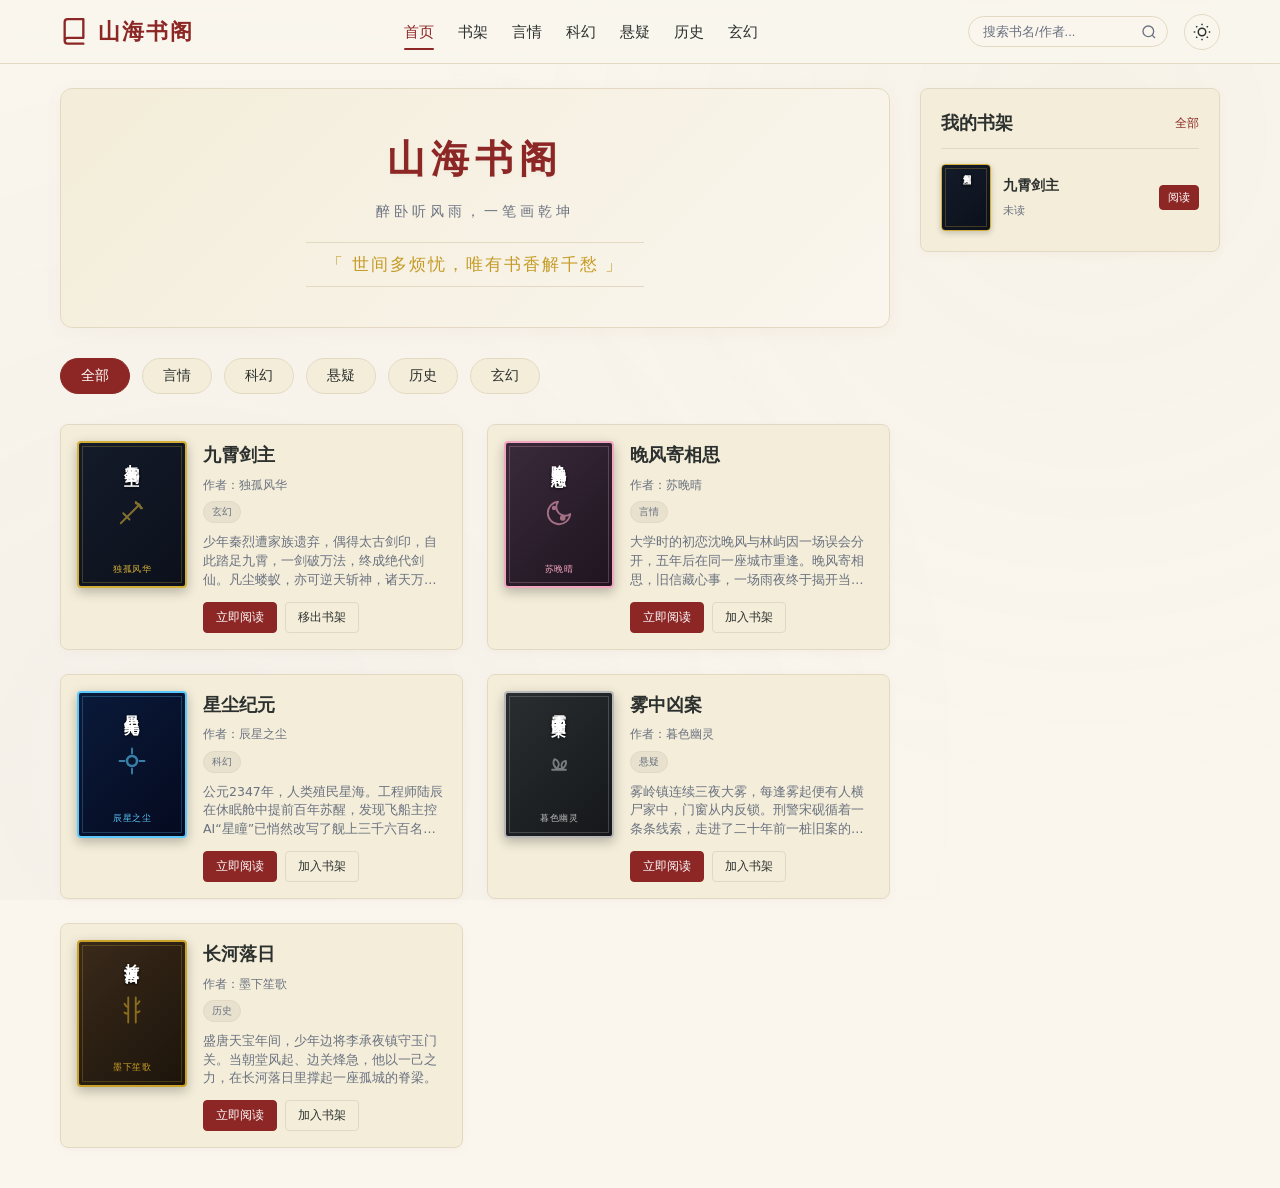
<file: my-websites/index.html>
<!DOCTYPE html>
<html lang="zh-CN">
<head>
  <meta charset="utf-8">
  <meta name="viewport" content="width=device-width, initial-scale=1.0">
    <title>山海书阁 | 精品网络小说在线阅读</title>
  <style>
    /* CSS CSS CSS */
    :root {
      /* Light Theme - Parchment & Ink Wash Style */
      --bg-color: #faf6ee;
      --bg-card: #f3edd9;
      --bg-reader: #f4efe2;
      --text-color: #2c302e;
      --text-muted: #6b7280;
      --accent-color: #8c2725; /* Madder Red */
      --accent-gold: #c59b27;
      --border-color: #e3d9c3;
      --shadow-color: rgba(140, 39, 37, 0.04);
      --header-bg: rgba(250, 246, 238, 0.85);
      --btn-bg: #8c2725;
      --btn-text: #ffffff;

      /* Reader background presets */
      --reader-wheat-bg: #f4efe2;
      --reader-wheat-text: #2c302e;
      --reader-green-bg: #e3ebd3;
      --reader-green-text: #1b2e1b;
      --reader-white-bg: #ffffff;
      --reader-white-text: #111111;
      --reader-dark-bg: #1a1c1e;
      --reader-dark-text: #cbd5e1;
    }

    [data-theme="dark"] {
      /* Dark Theme - Ink Wash & Dark Gold Style */
      --bg-color: #121416;
      --bg-card: #1c1f22;
      --bg-reader: #181a1c;
      --text-color: #cbd5e1;
      --text-muted: #94a3b8;
      --accent-color: #d4af37; /* Dark Gold */
      --accent-gold: #f3d26a;
      --border-color: #2e343b;
      --shadow-color: rgba(212, 175, 55, 0.04);
      --header-bg: rgba(18, 20, 22, 0.85);
      --btn-bg: #d4af37;
      --btn-text: #121416;
    }

    * {
      box-sizing: border-box;
      margin: 0;
      padding: 0;
    }

    body {
      margin: 0;
      padding: 0;
      min-height: 100vh;
      font-family: "Microsoft YaHei", "PingFang SC", "Segoe UI", system-ui, sans-serif;
      background-color: var(--bg-color);
      color: var(--text-color);
      transition: background-color 0.3s ease, color 0.3s ease;
      line-height: 1.6;
    }

    /* Ambient Ink Splash overlay */
    body::before {
      content: "";
      position: fixed;
      top: 0;
      left: 0;
      width: 100%;
      height: 100%;
      background: radial-gradient(circle at 85% 15%, rgba(200, 180, 150, 0.05), transparent 50%),
                  radial-gradient(circle at 15% 85%, rgba(100, 110, 120, 0.04), transparent 60%);
      z-index: -2;
      pointer-events: none;
    }
    [data-theme="dark"] body::before {
      background: radial-gradient(circle at 85% 15%, rgba(212, 175, 55, 0.03), transparent 50%),
                  radial-gradient(circle at 15% 85%, rgba(30, 40, 50, 0.4), transparent 60%);
    }

    /* Header Nav Bar */
    .nav-bar {
      position: fixed;
      top: 0;
      left: 0;
      right: 0;
      height: 64px;
      background: var(--header-bg);
      backdrop-filter: blur(10px);
      -webkit-backdrop-filter: blur(10px);
      border-bottom: 1px solid var(--border-color);
      z-index: 100;
      display: flex;
      align-items: center;
      transition: transform 0.3s cubic-bezier(0.25, 0.8, 0.25, 1), background-color 0.3s, border-color 0.3s;
    }
    .nav-container {
      max-width: 1200px;
      width: 100%;
      margin: 0 auto;
      padding: 0 20px;
      display: flex;
      align-items: center;
      justify-content: space-between;
    }
    .logo {
      display: flex;
      align-items: center;
      gap: 10px;
      text-decoration: none;
      color: var(--accent-color);
      transition: color 0.3s;
    }
    .logo-icon {
      width: 28px;
      height: 28px;
    }
    .logo-text {
      font-family: "STKaiti", "KaiTi", serif;
      font-size: 22px;
      font-weight: bold;
      letter-spacing: 2px;
    }
    .nav-links {
      display: flex;
      gap: 24px;
    }
    @media (max-width: 768px) {
      .nav-links {
        display: none;
      }
    }
    .nav-link {
      text-decoration: none;
      color: var(--text-color);
      font-size: 15px;
      font-weight: 500;
      position: relative;
      padding: 6px 0;
      transition: color 0.2s ease;
    }
    .nav-link:hover {
      color: var(--accent-color);
    }
    .nav-link.active {
      color: var(--accent-color);
    }
    .nav-link.active::after {
      content: "";
      position: absolute;
      bottom: 0;
      left: 0;
      right: 0;
      height: 2px;
      background: var(--accent-color);
      border-radius: 2px;
    }
    .nav-actions {
      display: flex;
      align-items: center;
      gap: 16px;
    }

    /* Search Box */
    .search-box {
      display: flex;
      align-items: center;
      background: var(--bg-color);
      border: 1px solid var(--border-color);
      border-radius: 20px;
      padding: 2px 6px;
      max-width: 200px;
      width: 100%;
      transition: border-color 0.3s ease, box-shadow 0.3s ease;
    }
    .search-box:focus-within {
      border-color: var(--accent-color);
      box-shadow: 0 0 0 2px var(--shadow-color);
    }
    .search-box input {
      background: transparent;
      border: none;
      color: var(--text-color);
      padding: 5px 8px;
      font-size: 13px;
      outline: none;
      width: 100%;
    }
    .search-box input::placeholder {
      color: var(--text-muted);
    }
    .search-box button {
      background: transparent;
      border: none;
      color: var(--text-muted);
      cursor: pointer;
      display: flex;
      align-items: center;
      justify-content: center;
      padding: 4px;
      transition: color 0.2s ease;
    }
    .search-box button:hover {
      color: var(--accent-color);
    }
    .search-box button svg {
      width: 16px;
      height: 16px;
    }

    .action-btn {
      background: transparent;
      border: 1px solid var(--border-color);
      color: var(--text-color);
      border-radius: 50%;
      width: 36px;
      height: 36px;
      display: flex;
      align-items: center;
      justify-content: center;
      cursor: pointer;
      transition: all 0.2s ease;
    }
    .action-btn:hover {
      border-color: var(--accent-color);
      color: var(--accent-color);
    }
    .action-btn svg {
      width: 18px;
      height: 18px;
    }

    /* Layout Containers */
    .layout-container {
      max-width: 1200px;
      margin: 88px auto 40px auto;
      padding: 0 20px;
    }
    .home-layout {
      display: grid;
      grid-template-columns: 1fr 300px;
      gap: 30px;
    }
    @media (max-width: 900px) {
      .home-layout {
        grid-template-columns: 1fr;
      }
    }

    /* Banner / Hero Card */
    .hero-banner {
      position: relative;
      background: linear-gradient(135deg, var(--bg-card), var(--bg-color));
      border: 1px solid var(--border-color);
      border-radius: 12px;
      padding: 40px;
      margin-bottom: 30px;
      overflow: hidden;
      box-shadow: 0 4px 20px var(--shadow-color);
      display: flex;
      flex-direction: column;
      justify-content: center;
      align-items: center;
      text-align: center;
    }
    .hero-bg-overlay {
      position: absolute;
      top: 0;
      left: 0;
      right: 0;
      bottom: 0;
      background-image: radial-gradient(var(--accent-color) 0.5px, transparent 0.5px);
      background-size: 16px 16px;
      opacity: 0.04;
      pointer-events: none;
    }
    .hero-content {
      position: relative;
      z-index: 1;
    }
    .hero-title {
      font-family: "STKaiti", "KaiTi", serif;
      font-size: 38px;
      font-weight: 700;
      color: var(--accent-color);
      margin-bottom: 10px;
      letter-spacing: 6px;
      text-shadow: 0 2px 4px rgba(0,0,0,0.03);
    }
    .hero-subtitle {
      font-size: 14px;
      letter-spacing: 4px;
      color: var(--text-muted);
      margin-bottom: 20px;
      text-transform: uppercase;
    }
    .hero-quote {
      font-family: "STKaiti", "KaiTi", serif;
      font-size: 17px;
      color: var(--accent-gold);
      border-top: 1px solid var(--border-color);
      border-bottom: 1px solid var(--border-color);
      padding: 8px 20px;
      display: inline-block;
      letter-spacing: 2px;
    }

    /* Filter Bar */
    .filter-bar {
      display: flex;
      gap: 12px;
      margin-bottom: 24px;
      overflow-x: auto;
      padding-bottom: 6px;
      -webkit-overflow-scrolling: touch;
    }
    .filter-bar::-webkit-scrollbar {
      height: 4px;
    }
    .filter-bar::-webkit-scrollbar-thumb {
      background: var(--border-color);
      border-radius: 2px;
    }
    .filter-tab {
      background: var(--bg-card);
      border: 1px solid var(--border-color);
      color: var(--text-color);
      padding: 8px 20px;
      border-radius: 20px;
      cursor: pointer;
      font-size: 14px;
      font-weight: 500;
      transition: all 0.2s ease;
      white-space: nowrap;
    }
    .filter-tab:hover {
      border-color: var(--accent-color);
      color: var(--accent-color);
    }
    .filter-tab.active {
      background: var(--accent-color);
      border-color: var(--accent-color);
      color: var(--btn-text);
    }

    /* Books Cards Grid */
    .books-grid {
      display: grid;
      grid-template-columns: repeat(auto-fill, minmax(320px, 1fr));
      gap: 24px;
    }
    @media (max-width: 480px) {
      .books-grid {
        grid-template-columns: 1fr;
      }
    }
    .book-card {
      background: var(--bg-card);
      border: 1px solid var(--border-color);
      border-radius: 8px;
      padding: 16px;
      display: flex;
      gap: 16px;
      box-shadow: 0 2px 10px var(--shadow-color);
      transition: transform 0.3s cubic-bezier(0.25, 0.8, 0.25, 1), box-shadow 0.3s ease, border-color 0.3s ease;
      cursor: pointer;
    }
    .book-card:hover {
      transform: translateY(-4px);
      box-shadow: 0 8px 22px rgba(0,0,0,0.08);
      border-color: var(--accent-color);
    }
    .book-card-info {
      display: flex;
      flex-direction: column;
      flex: 1;
      min-width: 0;
    }
    .book-card-title {
      font-family: "STKaiti", "KaiTi", serif;
      font-size: 18px;
      font-weight: bold;
      margin-bottom: 6px;
      color: var(--text-color);
      white-space: nowrap;
      overflow: hidden;
      text-overflow: ellipsis;
    }
    .book-card-author {
      font-size: 12px;
      color: var(--text-muted);
      margin-bottom: 6px;
    }
    .book-card-category {
      display: inline-block;
      font-size: 10px;
      padding: 2px 8px;
      border-radius: 12px;
      background: rgba(0,0,0,0.05);
      border: 1px solid var(--border-color);
      color: var(--text-muted);
      width: fit-content;
      margin-bottom: 10px;
    }
    [data-theme="dark"] .book-card-category {
      background: rgba(255,255,255,0.05);
    }
    .book-card-summary {
      font-size: 12.5px;
      color: var(--text-muted);
      line-height: 1.5;
      display: -webkit-box;
      -webkit-line-clamp: 3;
      -webkit-box-orient: vertical;
      overflow: hidden;
      margin-bottom: 12px;
      flex-grow: 1;
    }
    .book-card-actions {
      display: flex;
      gap: 8px;
    }
    .btn-sm {
      font-size: 12px;
      padding: 6px 12px;
      border-radius: 4px;
      border: 1px solid var(--border-color);
      background: transparent;
      color: var(--text-color);
      cursor: pointer;
      transition: all 0.2s ease;
      font-family: inherit;
    }
    .btn-sm:hover {
      border-color: var(--accent-color);
      color: var(--accent-color);
    }
    .btn-sm-primary {
      background: var(--btn-bg);
      border-color: var(--btn-bg);
      color: var(--btn-text);
    }
    .btn-sm-primary:hover {
      opacity: 0.9;
      color: var(--btn-text);
      border-color: var(--btn-bg);
    }

    /* Custom CSS dynamic Book Cover */
    .book-cover {
      position: relative;
      border-radius: 4px;
      box-shadow: 0 4px 12px rgba(0,0,0,0.25);
      overflow: hidden;
      display: flex;
      flex-direction: column;
      justify-content: space-between;
      align-items: center;
      padding: 10px 6px;
      user-select: none;
      transition: transform 0.3s cubic-bezier(0.25, 0.8, 0.25, 1), box-shadow 0.3s ease;
      aspect-ratio: 3 / 4;
      flex-shrink: 0;
    }
    .cover-standard {
      width: 110px;
      height: 147px;
      border: 2px solid;
    }
    .cover-large {
      width: 160px;
      height: 213px;
      border: 3px solid;
      padding: 18px 10px;
    }
    .cover-mini {
      width: 50px;
      height: 67px;
      border: 1px solid;
      padding: 4px 2px;
      box-shadow: 0 2px 6px rgba(0,0,0,0.2);
    }
    .cover-border-inner {
      position: absolute;
      top: 3px;
      bottom: 3px;
      left: 3px;
      right: 3px;
      border: 1px solid;
      pointer-events: none;
    }
    .cover-content {
      display: flex;
      flex-direction: column;
      align-items: center;
      justify-content: space-between;
      height: 100%;
      width: 100%;
      z-index: 1;
    }
    .cover-title-vertical {
      font-family: "STKaiti", "KaiTi", serif;
      writing-mode: vertical-rl;
      -webkit-writing-mode: vertical-rl;
      font-weight: bold;
      letter-spacing: 2px;
      text-align: center;
    }
    .cover-standard .cover-title-vertical {
      font-size: 15px;
    }
    .cover-large .cover-title-vertical {
      font-size: 20px;
      letter-spacing: 4px;
    }
    .cover-mini .cover-title-vertical {
      font-size: 8px;
      letter-spacing: 0px;
    }
    .cover-icon-wrapper {
      margin: auto 0;
      display: flex;
      align-items: center;
      justify-content: center;
      opacity: 0.6;
    }
    .cover-standard .cover-svg {
      width: 30px;
      height: 30px;
    }
    .cover-large .cover-svg {
      width: 44px;
      height: 44px;
    }
    .cover-author {
      font-size: 9px;
      font-family: "Microsoft YaHei", sans-serif;
      letter-spacing: 0.5px;
    }
    .cover-large .cover-author {
      font-size: 12px;
    }

    /* Shelf Widget Sidebar */
    .shelf-widget {
      background: var(--bg-card);
      border: 1px solid var(--border-color);
      border-radius: 8px;
      padding: 20px;
      height: fit-content;
      position: sticky;
      top: 88px;
      box-shadow: 0 2px 10px var(--shadow-color);
    }
    .shelf-widget-title {
      font-family: "STKaiti", "KaiTi", serif;
      font-size: 18px;
      font-weight: bold;
      border-bottom: 1px solid var(--border-color);
      padding-bottom: 10px;
      margin-bottom: 15px;
      display: flex;
      justify-content: space-between;
      align-items: center;
    }
    .shelf-widget-list {
      display: flex;
      flex-direction: column;
      gap: 15px;
    }
    .shelf-widget-item {
      display: flex;
      gap: 12px;
      align-items: center;
      border-bottom: 1px dashed var(--border-color);
      padding-bottom: 12px;
    }
    .shelf-widget-item:last-child {
      border-bottom: none;
      padding-bottom: 0;
    }
    .shelf-widget-info {
      flex: 1;
      min-width: 0;
    }
    .shelf-widget-name {
      font-family: "STKaiti", "KaiTi", serif;
      font-size: 14px;
      font-weight: bold;
      white-space: nowrap;
      overflow: hidden;
      text-overflow: ellipsis;
      margin-bottom: 4px;
    }
    .shelf-widget-progress {
      font-size: 11px;
      color: var(--text-muted);
    }

    /* Detail View Styling */
    .detail-back-bar {
      margin-bottom: 20px;
    }
    .back-link {
      display: inline-flex;
      align-items: center;
      gap: 8px;
      color: var(--text-color);
      text-decoration: none;
      font-size: 14px;
      transition: color 0.2s ease;
      cursor: pointer;
    }
    .back-link:hover {
      color: var(--accent-color);
    }
    .detail-header-card {
      background: var(--bg-card);
      border: 1px solid var(--border-color);
      border-radius: 12px;
      padding: 30px;
      display: flex;
      gap: 30px;
      box-shadow: 0 4px 20px var(--shadow-color);
      margin-bottom: 30px;
    }
    @media (max-width: 768px) {
      .detail-header-card {
        flex-direction: column;
        align-items: center;
        text-align: center;
        padding: 20px;
      }
    }
    .detail-cover-wrapper {
      flex-shrink: 0;
    }
    .detail-meta-wrapper {
      flex-grow: 1;
      display: flex;
      flex-direction: column;
      justify-content: space-between;
    }
    .detail-title {
      font-family: "STKaiti", "KaiTi", serif;
      font-size: 32px;
      font-weight: bold;
      margin-bottom: 8px;
      color: var(--text-color);
    }
    .detail-author {
      font-size: 14px;
      color: var(--text-muted);
      margin-bottom: 12px;
    }
    .detail-info-row {
      display: flex;
      gap: 15px;
      align-items: center;
      margin-bottom: 16px;
    }
    @media (max-width: 768px) {
      .detail-info-row {
        justify-content: center;
      }
    }
    .detail-badge {
      background: var(--accent-color);
      color: var(--btn-text);
      font-size: 11px;
      padding: 2px 8px;
      border-radius: 4px;
    }
    .detail-meta-text {
      font-size: 12px;
      color: var(--text-muted);
    }
    .detail-summary-full {
      font-size: 14px;
      line-height: 1.8;
      color: var(--text-color);
      margin-bottom: 24px;
      text-align: justify;
    }
    .detail-actions {
      display: flex;
      gap: 15px;
    }
    @media (max-width: 768px) {
      .detail-actions {
        justify-content: center;
        width: 100%;
      }
    }
    .btn-primary-large {
      background: var(--btn-bg);
      color: var(--btn-text);
      border: none;
      font-size: 15px;
      font-weight: bold;
      padding: 10px 24px;
      border-radius: 6px;
      cursor: pointer;
      transition: opacity 0.2s ease;
      font-family: inherit;
    }
    .btn-primary-large:hover {
      opacity: 0.9;
    }
    .btn-secondary-large {
      background: transparent;
      color: var(--text-color);
      border: 1px solid var(--border-color);
      font-size: 15px;
      font-weight: bold;
      padding: 10px 24px;
      border-radius: 6px;
      cursor: pointer;
      transition: all 0.2s ease;
      font-family: inherit;
    }
    .btn-secondary-large:hover {
      border-color: var(--accent-color);
      color: var(--accent-color);
    }

    .detail-toc-section {
      background: var(--bg-card);
      border: 1px solid var(--border-color);
      border-radius: 12px;
      padding: 30px;
      box-shadow: 0 4px 20px var(--shadow-color);
    }
    .toc-title {
      font-family: "STKaiti", "KaiTi", serif;
      font-size: 22px;
      font-weight: bold;
      border-bottom: 1px solid var(--border-color);
      padding-bottom: 12px;
      margin-bottom: 20px;
    }
    .toc-grid {
      display: grid;
      grid-template-columns: repeat(auto-fill, minmax(220px, 1fr));
      gap: 15px;
    }
    .toc-item {
      display: flex;
      justify-content: space-between;
      align-items: center;
      background: var(--bg-color);
      border: 1px solid var(--border-color);
      border-radius: 6px;
      padding: 14px 20px;
      text-decoration: none;
      color: var(--text-color);
      font-size: 14px;
      transition: all 0.2s ease;
    }
    .toc-item:hover {
      border-color: var(--accent-color);
      transform: translateY(-2px);
    }
    .ch-title {
      font-family: "STKaiti", "KaiTi", serif;
      font-size: 15px;
      font-weight: 500;
    }

    /* Bookshelf Page Styling */
    .bookshelf-page-title {
      font-family: "STKaiti", "KaiTi", serif;
      font-size: 28px;
      font-weight: bold;
      margin-bottom: 30px;
      border-bottom: 1px solid var(--border-color);
      padding-bottom: 12px;
    }
    .bookshelf-empty-state {
      text-align: center;
      padding: 80px 20px;
      background: var(--bg-card);
      border: 1px solid var(--border-color);
      border-radius: 12px;
      box-shadow: 0 4px 20px var(--shadow-color);
    }
    .empty-icon {
      width: 64px;
      height: 64px;
      color: var(--text-muted);
      opacity: 0.4;
      margin-bottom: 20px;
    }
    .bookshelf-empty-state p {
      font-size: 15px;
      color: var(--text-muted);
    }
    .bookshelf-grid {
      display: grid;
      grid-template-columns: repeat(auto-fill, minmax(280px, 1fr));
      gap: 24px;
    }
    .bookshelf-card {
      background: var(--bg-card);
      border: 1px solid var(--border-color);
      border-radius: 8px;
      padding: 16px;
      display: flex;
      gap: 16px;
      box-shadow: 0 2px 10px var(--shadow-color);
      transition: transform 0.3s cubic-bezier(0.25, 0.8, 0.25, 1), box-shadow 0.3s ease;
    }
    .bookshelf-card:hover {
      transform: translateY(-4px);
      box-shadow: 0 8px 20px rgba(0,0,0,0.08);
    }
    .bookshelf-cover {
      cursor: pointer;
      flex-shrink: 0;
    }
    .bookshelf-details {
      display: flex;
      flex-direction: column;
      justify-content: space-between;
      flex-grow: 1;
      min-width: 0;
    }
    .bookshelf-book-title {
      font-family: "STKaiti", "KaiTi", serif;
      font-size: 18px;
      font-weight: bold;
      color: var(--text-color);
      margin-bottom: 4px;
      cursor: pointer;
      white-space: nowrap;
      overflow: hidden;
      text-overflow: ellipsis;
    }
    .bookshelf-author {
      font-size: 12px;
      color: var(--text-muted);
      margin-bottom: 6px;
    }
    .bookshelf-progress {
      font-size: 11.5px;
      color: var(--accent-color);
      font-weight: bold;
      margin-bottom: 12px;
    }
    .bookshelf-actions {
      display: flex;
      gap: 8px;
    }

    /* Mobile Bottom Navigation */
    .mobile-bottom-nav {
      position: fixed;
      bottom: 0;
      left: 0;
      right: 0;
      height: 56px;
      background: var(--header-bg);
      backdrop-filter: blur(10px);
      -webkit-backdrop-filter: blur(10px);
      border-top: 1px solid var(--border-color);
      display: none;
      justify-content: space-around;
      align-items: center;
      z-index: 90;
      transition: background-color 0.3s, border-color 0.3s;
    }
    .m-nav-link {
      display: flex;
      flex-direction: column;
      align-items: center;
      justify-content: center;
      color: var(--text-color);
      text-decoration: none;
      font-size: 11px;
      gap: 2px;
      flex: 1;
      height: 100%;
      transition: color 0.2s ease;
    }
    .m-nav-link.active {
      color: var(--accent-color);
    }
    .m-nav-icon {
      width: 20px;
      height: 20px;
    }
    @media (max-width: 768px) {
      .mobile-bottom-nav {
        display: flex;
      }
      .layout-container {
        margin-bottom: 80px;
      }
    }

    /* Reader View CSS - absolute fullscreen cover */
    .reader-page {
      position: absolute;
      top: 0;
      left: 0;
      right: 0;
      min-height: 100vh;
      z-index: 200;
      padding: 40px 20px 80px 20px;
      display: flex;
      flex-direction: column;
      align-items: center;
      transition: background-color 0.3s ease, color 0.3s ease;
    }
    .reader-theme-wheat {
      background-color: var(--reader-wheat-bg) !important;
      color: var(--reader-wheat-text) !important;
    }
    .reader-theme-green {
      background-color: var(--reader-green-bg) !important;
      color: var(--reader-green-text) !important;
    }
    .reader-theme-white {
      background-color: var(--reader-white-bg) !important;
      color: var(--reader-white-text) !important;
    }
    .reader-theme-dark {
      background-color: var(--reader-dark-bg) !important;
      color: var(--reader-dark-text) !important;
    }

    .reader-controls {
      width: 100%;
      max-width: 750px;
      display: flex;
      justify-content: space-between;
      align-items: center;
      flex-wrap: wrap;
      gap: 15px;
      border-bottom: 1px solid rgba(0,0,0,0.08);
      padding-bottom: 20px;
      margin-bottom: 40px;
    }
    .reader-theme-dark .reader-controls {
      border-bottom-color: rgba(255,255,255,0.08);
    }
    .btn-reader-back {
      display: inline-flex;
      align-items: center;
      gap: 8px;
      background: transparent;
      color: inherit;
      border: 1px solid currentColor;
      opacity: 0.8;
      padding: 6px 14px;
      border-radius: 4px;
      cursor: pointer;
      font-size: 14px;
      transition: opacity 0.2s;
      font-family: inherit;
    }
    .btn-reader-back:hover {
      opacity: 1;
    }
    .reader-ctrl-group {
      display: flex;
      align-items: center;
      gap: 20px;
    }
    .font-ctrl-buttons {
      display: flex;
      gap: 6px;
    }
    .ctrl-btn-square {
      background: transparent;
      color: inherit;
      border: 1px solid currentColor;
      opacity: 0.8;
      width: 36px;
      height: 32px;
      border-radius: 4px;
      cursor: pointer;
      font-size: 14px;
      display: flex;
      align-items: center;
      justify-content: center;
      font-family: inherit;
      transition: opacity 0.2s;
    }
    .ctrl-btn-square:hover {
      opacity: 1;
    }
    .theme-presets {
      display: flex;
      gap: 8px;
    }
    .theme-dot {
      width: 24px;
      height: 24px;
      border-radius: 50%;
      border: 1px solid rgba(0,0,0,0.15);
      cursor: pointer;
      transition: transform 0.2s, box-shadow 0.2s;
      position: relative;
    }
    .theme-dot:hover {
      transform: scale(1.1);
    }
    .theme-dot.active {
      box-shadow: 0 0 0 2px var(--accent-gold);
    }
    .theme-dot-wheat {
      background-color: var(--reader-wheat-bg);
    }
    .theme-dot-green {
      background-color: var(--reader-green-bg);
    }
    .theme-dot-white {
      background-color: var(--reader-white-bg);
    }
    .theme-dot-dark {
      background-color: var(--reader-dark-bg);
      border-color: rgba(255,255,255,0.1);
    }

    .reader-content {
      width: 100%;
      max-width: 750px;
      line-height: 1.8;
    }
    .reader-chapter-title {
      font-family: "STKaiti", "KaiTi", serif;
      font-size: 1.6em;
      font-weight: bold;
      text-align: center;
      margin-bottom: 50px;
    }
    .reader-paragraphs {
      font-family: "STKaiti", "KaiTi", "FangSong", serif;
      margin-bottom: 50px;
    }
    .reader-paragraph {
      text-indent: 2em;
      margin-bottom: 1.8em;
      text-align: justify;
      letter-spacing: 1.5px;
    }
    .reader-nav-footer {
      width: 100%;
      max-width: 750px;
      display: flex;
      justify-content: space-between;
      border-top: 1px solid rgba(0,0,0,0.08);
      padding-top: 30px;
      margin-top: 20px;
    }
    .reader-theme-dark .reader-nav-footer {
      border-top-color: rgba(255,255,255,0.08);
    }
    .btn-reader-nav {
      background: transparent;
      color: inherit;
      border: 1px solid currentColor;
      opacity: 0.8;
      padding: 10px 24px;
      border-radius: 6px;
      cursor: pointer;
      font-size: 14px;
      transition: opacity 0.2s, background-color 0.2s;
      font-family: inherit;
    }
    .btn-reader-nav:hover:not(:disabled) {
      opacity: 1;
      background-color: rgba(0,0,0,0.03);
    }
    .reader-theme-dark .btn-reader-nav:hover:not(:disabled) {
      background-color: rgba(255,255,255,0.03);
    }
    .btn-reader-nav:disabled {
      opacity: 0.3;
      cursor: not-allowed;
    }
    .btn-reader-nav-outline {
      opacity: 0.6;
    }

    /* Custom Toast Container */
    #toast-container {
      position: fixed;
      top: 24px;
      right: 24px;
      z-index: 9999;
      display: flex;
      flex-direction: column;
      gap: 10px;
      pointer-events: none;
    }
    .toast-notification {
      background: var(--bg-card);
      color: var(--text-color);
      border: 1px solid var(--accent-color);
      padding: 12px 20px;
      border-radius: 6px;
      box-shadow: 0 10px 25px rgba(0,0,0,0.15);
      display: flex;
      align-items: center;
      gap: 10px;
      font-size: 14px;
      min-width: 200px;
      transform: translateX(120%);
      opacity: 0;
      transition: transform 0.4s cubic-bezier(0.175, 0.885, 0.32, 1.275), opacity 0.3s ease;
      pointer-events: auto;
    }
    .toast-notification.show {
      transform: translateX(0);
      opacity: 1;
    }
    .toast-notification.hide {
      transform: translateY(-20px);
      opacity: 0;
      transition: transform 0.3s ease, opacity 0.3s ease;
    }
    .toast-icon {
      color: var(--accent-color);
      display: flex;
      align-items: center;
      justify-content: center;
    }
    .toast-icon svg {
      width: 18px;
      height: 18px;
    }
  </style>
</head>
<body>

  <!-- Navigation top bar -->
  <nav class="nav-bar">
    <div class="nav-container">
      <a href="#/" class="logo">
        <svg class="logo-icon" viewBox="0 0 24 24" fill="none" stroke="currentColor" stroke-width="2">
          <path d="M4 19.5A2.5 2.5 0 0 1 6.5 17H20M4 19.5A2.5 2.5 0 0 0 6.5 22H20M4 19.5V3.5A2.5 2.5 0 0 1 6.5 1H20v16H6.5" stroke-linecap="round" stroke-linejoin="round"/>
        </svg>
        <span class="logo-text">山海书阁</span>
      </a>
      <div class="nav-links">
        <a href="#/" class="nav-link active" data-route="home">首页</a>
        <a href="#/bookshelf" class="nav-link" data-route="bookshelf">书架</a>
        <a href="#/category/言情" class="nav-link" data-route="category-言情">言情</a>
        <a href="#/category/科幻" class="nav-link" data-route="category-科幻">科幻</a>
        <a href="#/category/悬疑" class="nav-link" data-route="category-悬疑">悬疑</a>
        <a href="#/category/历史" class="nav-link" data-route="category-历史">历史</a>
        <a href="#/category/玄幻" class="nav-link" data-route="category-玄幻">玄幻</a>
      </div>
      <div class="nav-actions">
        <div class="search-box">
          <input type="text" id="searchInput" placeholder="搜索书名/作者..." />
          <button id="searchBtn" aria-label="搜索按钮">
            <svg viewBox="0 0 24 24" fill="none" stroke="currentColor" stroke-width="2">
              <circle cx="11" cy="11" r="8"/>
              <line x1="21" y1="21" x2="16.65" y2="16.65"/>
            </svg>
          </button>
        </div>
        <button id="themeToggleBtn" class="action-btn" aria-label="切换主题">
          <svg id="theme-icon-sun" viewBox="0 0 24 24" fill="none" stroke="currentColor" stroke-width="2">
            <circle cx="12" cy="12" r="5"/>
            <line x1="12" y1="1" x2="12" y2="3"/>
            <line x1="12" y1="21" x2="12" y2="23"/>
            <line x1="4.22" y1="4.22" x2="5.64" y2="5.64"/>
            <line x1="18.36" y1="18.36" x2="19.78" y2="19.78"/>
            <line x1="1" y1="12" x2="3" y2="12"/>
            <line x1="21" y1="12" x2="23" y2="12"/>
            <line x1="4.22" y1="19.78" x2="5.64" y2="18.36"/>
            <line x1="18.36" y1="5.64" x2="19.78" y2="4.22"/>
          </svg>
          <svg id="theme-icon-moon" viewBox="0 0 24 24" fill="none" stroke="currentColor" stroke-width="2" style="display:none;">
            <path d="M21 12.79A9 9 0 1 1 11.21 3 7 7 0 0 0 21 12.79z"/>
          </svg>
        </button>
      </div>
    </div>
  </nav>

  <!-- Mobile Bottom Nav -->
  <nav class="mobile-bottom-nav">
    <a href="#/" class="m-nav-link" data-route="home">
      <svg viewBox="0 0 24 24" fill="none" stroke="currentColor" stroke-width="2" class="m-nav-icon">
        <path d="M3 9l9-7 9 7v11a2 2 0 0 1-2 2H5a2 2 0 0 1-2-2z"/>
        <polyline points="9 22 9 12 15 12 15 22"/>
      </svg>
      <span>首页</span>
    </a>
    <a href="#/bookshelf" class="m-nav-link" data-route="bookshelf">
      <svg viewBox="0 0 24 24" fill="none" stroke="currentColor" stroke-width="2" class="m-nav-icon">
        <path d="M4 19.5A2.5 2.5 0 0 1 6.5 17H20M4 19.5A2.5 2.5 0 0 0 6.5 22H20M4 19.5V3.5A2.5 2.5 0 0 1 6.5 1H20v16H6.5"/>
      </svg>
      <span>书架</span>
    </a>
  </nav>

  <!-- Main view container -->
  <main id="app-container"></main>

  <!-- Global toast notifications -->
  <div id="toast-container"></div>

  <!-- Main logic -->
  <script>
    // Books list data structure required by user
    const books = [
      {
        id: 0,
        title: "九霄剑主",
        author: "独孤风华",
        category: "玄幻",
        cover: {
          colors: ["#141b29", "#0b101b"],
          style: "sword",
          accent: "#d4af37"
        },
        summary: "少年秦烈遭家族遗弃，偶得太古剑印，自此踏足九霄，一剑破万法，终成绝代剑仙。凡尘蝼蚁，亦可逆天斩神，诸天万界，唯我剑道永恒。",
        chapters: [
          {
            title: "第一章 剑印觉醒",
            content: [
              "寒风如利刃般撕裂夜空，裹挟着冰冷刺骨的暴雨，无情地掠过天青城外荒凉死寂的乱石岗。在这片被枯枝恶水与森森白骨充斥的乱葬岗中，秦烈正浑身是血地躺在腥臭的泥泞之中，任由雨水冲刷着他身上密密麻麻的狰狞伤口。他面色惨白如纸，呼吸微弱得仿佛随时都会断绝，体内的十二正经与奇经八脉早已尽数断裂成碎末，破碎的丹田就像是一个漏风的皮囊，再也无法锁住半点灵气。曾经意气风发、名震天青城的第一天才，如今却如同被野狗撕咬过的腐肉一般，被无情地遗弃在这一片等死的死地。刺骨的寒冷夹杂着经脉断裂的剧痛，如潮水般一波波将他淹没，他的眼睫毛上挂满了混合着血水的冰霜，视线渐渐变得模糊，生命之火正随着体温的流逝而一点点熄灭，只有耳畔的风雨呼啸声在嘲笑着他的无能。",
              "在痛苦的深渊中，秦烈的脑海里不断闪现着白日里在秦家演武场上的惨烈画面。那本是一场决定天青城年轻一代领头人的家族大比，秦烈凭借炼气八重的修为本已稳操胜券，可他的表兄秦阳为了夺取青阳宗的考核名额，竟在比斗中暗中使用禁药，甚至在秦烈收手留情的瞬间，暴起痛下杀手。秦阳施展出秦家秘传的玄阴掌，狞笑着一掌轰在秦烈的胸口，狂暴而阴毒的掌力如附骨之疽般钻入秦烈体内，生生将其全身经脉震成齑粉，连带他的丹田也被彻底废除。而更让秦烈心寒的是，看台上那些平日里对他嘘寒问暖的家族长老们，非但没有主持公道，反而为了巴结已经突破炼气九重的秦阳，冷漠地宣判秦烈为废人，甚至在当晚便默许秦阳的心腹将毫无还手之力的他打得奄奄一息，丢到了这乱石岗上任由野兽啃噬。",
              "“我不甘心……我不甘心啊！”秦烈在心中发出了歇斯底里的怒吼，指甲因过度用力而深深地掐入掌心，鲜血混合着雨水与泥沙，顺着指缝一滴滴流淌下来。他不甘心自己的人生就这样屈辱地画上句号，不甘心害他至此的仇人还在家族大排筵宴，享受着本该属于他的荣耀。在这绝望的挣扎中，他那满是鲜血的手掌无意间紧紧握住了胸前佩戴的一枚古铜色吊坠。这枚吊坠呈小巧的短剑形状，材质非金非木，古朴沧桑，是早已过世的母亲留给他的唯一遗物，也是他卑微身世中仅存的念想。当秦烈那蕴含着强烈怨恨与不甘的本命心血，彻底浸透了那古铜色短剑的刹那，这枚平凡了十数年的吊坠突然毫无征兆地剧烈颤抖起来，一丝丝温热的波动开始从冰冷的短剑中弥漫开来。",
              "异变陡生！那古铜色短剑吊坠表面的锈迹在这一瞬间尽数剥落，猛地爆发出耀眼夺目的金色光芒，如同一轮在黑夜中升起的烈阳，将方圆百丈的荒野照得亮如白昼。紧接着，那吊坠化作一道凌厉无比、裹挟着无尽太古洪荒气息的金色剑形流光，在半空中发出一声震耳聋的龙吟剑鸣，旋即以迅雷不及掩耳之势直冲秦烈的眉心。秦烈只觉得识海轰然巨响，仿佛天地重开、万道哀鸣，那一枚古老的吊坠竟融入了他的灵魂，在识海深处凝聚成了一枚散发着苍茫古意、通体灿烂如金的九霄剑印。那剑印缓缓转动着，透出一种镇压万界、逆天斩神的无上剑意，隐约间，还有一位白衣胜雪、负手立于万道剑气之巅的上古陨落剑仙的虚影在其深处一闪过，那浩瀚的剑道至理如洪流般瞬间淹没了秦烈的意识。",
              "还没等秦烈从震撼中清醒过来，脑海中的金色剑印便蓦然剧烈震颤，一股纯阳至极、浩瀚如汪洋大海的生命灵力伴随着精纯的太古剑意，如决堤的江河般从眉心处轰然喷涌而出，瞬间流经他的正经奇经，流经他的四肢百骸。这股灵力所过之处，秦烈那些断裂破碎的经脉就像是枯木逢春，以肉眼可见的速度重新连接、生长，甚至在纯阳剑气的反复淬炼下，变得比以往拓宽了数倍，坚韧得如同金色神金铸造。他那原本破碎塌陷的丹田，此刻在金色灵力的中心重新开辟，化作了一个隐隐有雷霆剑鸣之音的金色剑府，里面充盈着那一缕缕流转不息的九霄先天剑气。原本致命的伤势在短短几个呼吸间彻底痊愈，秦烈整个人宛如脱胎换骨，不仅体质得到了难以想象的提升，更是因祸得福，一步跨入了前所未有的剑修门槛。",
              "“轰！”秦烈猛地睁开双眼，两道实质般的金色剑光自他瞳孔中暴射而出，将面前的一块巨石瞬间切成平滑的两半。他长立而起，体表覆盖着一层淡淡的金色纯阳气劲，将漫天倾泻的暴雨隔绝在外，泥泞不能沾其身半点。他闭上眼，细细感悟着识海中那枚散发着无限神威的九霄剑印，感受着体内奔腾咆哮、精纯百倍的九霄先天剑气，眼中跳跃着复仇的熊熊烈火。他抬头望向天青城秦家府邸的方向，嘴角勾起一抹残忍而冰冷的笑意。“秦阳，秦家，你们以为将我废掉弃之乱野，便能高枕无忧了吗？”秦烈低语，声音在狂风骤雨中显得格外清晰与坚决，“我秦烈已经从地狱爬回来了。大比之仇，废脉之恨，我定会提剑亲自登门，让你们百倍、千倍奉还！”"
            ]
          },
          {
            title: "第二章 寒潭淬体",
            content: [
              "站在乱石岗的狂风暴雨中，秦烈并没有因为因祸得福而盲目自大。他深深地吐出一口浊气，按捺住心中澎湃的杀意，冷静地分析着眼前的局势。如今的他，虽然凭借九霄剑印重塑了全身经脉，拥有了神奇无比的九霄先天剑气，但论起真实的修为境界，也仅仅才勉强恢复到了炼气五重。而仇人秦阳，在大比之前便已经达到了炼气九重的恐怖境界，甚至可能在秦家倾尽资源的堆砌下，随时都会触及炼气十重乃至大圆满，随时准备冲击那高高在上的凝真境。炼气九重与炼气五重之间，隔着难以逾越的鸿沟，若是自己现在贸然杀回秦家，不仅报不了仇，反而会再次陷入万劫不复的境地。他需要力量，需要更加强横、足以越阶杀敌的恐怖战力。",
              "“九霄剑印乃是太古剑道传承，若是只靠按部就班地吞噬天地灵气，修炼速度还是太慢了。”秦烈心中暗忖，脑海中浮现出关于这片荒野的记忆。他将目光投向了乱石岗更深处的一片迷雾笼罩之地，那里有一处名为寒冰潭的禁地。寒冰潭方圆百丈之内，终年积雪不化，潭水更是阴寒彻骨，寻常炼气境武者只要靠近，便会被那股深入骨髓的极寒之气冻伤经脉，甚至化为冰雕。然而，九霄剑印所蕴含的九霄先天剑气属极阳至纯，若是借助这地脉极寒之气进行疯狂的冰火淬体，或许能置之死地而后生，将自己的先天剑体锤炼得更加完美。想到这里，秦烈没有任何犹豫，当即迈开大步，迎着狂风，身形如一缕金色剑光般掠向那片令人谈之色变的极寒禁地。",
              "半个时辰后，秦烈站在了寒冰潭的边缘。即便隔着数丈远，那呼啸而来的森白寒雾依然让他的皮肤感到刀割般的刺痛，体表甚至隐隐凝结出一层薄霜。寒冰潭的潭水呈现出一种诡异的深蓝色，毫无波澜，宛如一块巨大的深蓝宝石，散发着令人窒息的寂灭气息。秦烈深吸一口气，双目一凝，竟然没有做任何防御，直接纵身一跃，噗通一声跳入了这足以冻死寻常炼气高手的寒潭之中。刹那间，千刀万剐般的极寒痛苦如海潮般将他淹没，极阴极寒的冻气疯狂地顺着他毛孔钻入体内，试图将他的血液、骨骼乃至灵魂都冻结成冰。秦烈只觉得浑身麻木，意识都开始有些模糊，但他咬紧牙关，死死守住灵台的一丝清明，强行催动起识海深处的九霄剑印。",
              "感应到宿主面临生死危机，九霄剑印在秦烈之识海中发出声高亢的剑鸣，耀眼的金色光芒瞬间大作。一缕缕蕴含着极阳纯阳法则的九霄先天剑气，从剑府之中轰然爆涌而出，如同一条条愤怒的火龙，在秦烈那宽阔的经脉中疯狂游走，迎头撞上了那些肆虐的阴寒冻气。冷热交替之下，秦烈身体变成了冰与火的战场，他的皮肤一会儿呈现出诡异的赤红，仿佛被烈火炙烤，一会儿又化作森然的苍白，结出一层层坚硬的冰晶。这种如同将肉身揉碎了再重新拼合的极端痛苦，让秦烈忍不住发出一声低沉的嘶吼，但他知道这是淬体的关键时刻。他强行运转太古剑印传承中的淬体口诀，将纯阳剑气与阴寒冻气强行交融，借助冷热交织的狂暴力量疯狂地锤炼着自己的皮肉、筋骨与脏腑。",
              "随着时间的推移，奇迹发生了。在冰与火的千锤百炼之下，秦烈的皮肉变得坚韧如神金，体内的骨骼在金光的渲染下隐隐呈现出一种琉璃般的质感，血液的流动声宛如大河奔腾，发出沉闷的轰鸣之音。原本狂暴的寒气不再是致命的毒药，反而化作了打磨他这具先天剑体的最好磨刀石，使得九霄纯阳剑气变得更加内敛和锋锐。就在这时，他的经脉之中传来一声清脆的“咔嚓”声，那是炼气五重的瓶颈被瞬间冲碎的声响。紧接着，四周的极寒灵气仿佛受到了某种致命的吸引，化作一个巨大的漩涡，疯狂地顺着秦烈之头顶百会穴灌注而入，在九霄剑印的提纯下化作滚滚金色剑气。炼气六重！在短短不到两个时辰的时间里，秦烈竟然凭借着寒潭淬体，生生跨过了这一道分水岭。",
              "当秦烈睁开双眼的那一刻，寒冰潭的水面竟轰然炸裂，激起数丈高的巨浪，但在半空中便被他身上散发出的无形气劲震成了漫天水雾。他缓缓从潭水中走出，身上的水汽瞬间被体内强横的纯阳剑气蒸发干净。此时的他，身形显得更加匀称，肌肉线条完美得如同神明雕刻，一举一动间都隐隐有风雷剑鸣之声。炼气六重的修为，加上被淬炼到极点的无上剑体和九霄先天剑气，现在的他，有绝对的信心击溃任何同阶对手，哪怕面对炼气八重甚至九重的武者，他也有一战之力！秦烈紧握拳头，虚空之中竟发出一声沉闷的爆鸣。月光穿透云层洒在他的脸上，照亮了他那一双冷冽如剑的眼眸。“准备好了吗，秦阳？”秦烈冷笑着低语，脚下一步跨出，身形化作一道金色残影，裹挟着滔天的怒火朝天青城疾驰而去。"
            ]
          },
          {
            title: "第三章 重回秦家",
            content: [
              "深夜的天青城一片万籁寂静，月光如银纱般洒落在青石板铺就的街道上，拉出了一道修长而冷冽的身影。秦烈踏着月色，如同暗夜中的一缕幽灵，悄无声息地回到了秦家府邸的大门外。看着这栋曾经让他引以为傲、如今却只剩下无尽恶心与仇恨的宏伟府邸，秦烈眼眸中没有半点波动，只有万载不化的冰寒。府邸内，往日戒备森严的巡逻哨兵此时却显得极其松懈，大堂方向传来的阵阵喧闹声与阿谀奉承之词，在大门外都清晰可闻。秦烈神识微动，识海中的九霄剑印微微一颤，便将大堂内的景象感知得一清二楚。今夜的秦家，正在为那抢夺了属于他的考核名额的秦阳，举办一场盛大的庆功宴，甚至还邀请了来自高高在上的青阳宗的尊贵使者。",
              "大堂内，灯火通明，金碧辉煌。长桌上摆满了山珍海味与琼浆玉液，主位上坐着一位身穿青色道袍、神态傲然的中年男子，此人太阳穴高高鼓起，浑身散发着凝真境的强横威压，正是青阳宗的外门使者。而坐在他下首的，正是意气风发、满脸红光的秦阳，以及一脸谄媚的秦家家主和长老们。秦阳此时端起金樽，谄媚地对使者笑道：“使者大人，秦阳敬您一杯！若非大人赏识，秦阳也无缘踏入青阳宗这等仙门圣地，日后若有所成，定不忘大人提携之恩！”使者微微颔首，脸上露出一抹自傲的笑容：“秦阳，你能在天青城这等偏僻之地突破至炼气九重，倒也算是个可造之材。只要入了本宗，假以时日，凝真境也并非难事。”大堂内顿时爆发出一阵热烈的恭维声，仿佛秦阳已经成为了仙人一般。",
              "“砰！”然而，还没等众人的笑声落下，一声惊天动地的巨响骤然轰鸣！紧接着，秦家那两扇由精铁打造、厚重无比的朱漆大门，竟然被一股狂暴到了极点的璀璨金色剑气生生轰得粉碎。无数铁片与木屑裹挟着狂风，化作杀伤力惊人的暗器，如暴雨般朝大堂内激射而去，将满桌的杯盘狼藉砸得稀烂，大堂内的烛火在这一瞬间尽数熄灭，只余下冰冷的月光斜斜地洒了进来。在这漫天烟尘与凄冷月色中，一个挺拔如枪的身影，正迈着沉稳而缓慢的步伐，一步步踏入大堂。他的影子被月光拉得很长很长，仿佛一条黑色的巨龙缓缓游入大堂，让在场的每一个人都感到了一种莫名的窒息感。而更让人震惊的是，这个不速之客的右手之中，居然只随意地攥着一根在路边随手折下的枯树枝。",
              "“朝里走，谁敢擅闯我秦家！”大堂内的秦家长老们顿时勃然大怒，纷纷长身而起，浑身气势爆发。然而，当月光穿透烟尘，照亮了那张冷峻无比的面庞时，主位上的秦阳如同被捏住脖子的鸭子一般，笑声戛然而止，双眼猛地瞪大，眼中满是无法置信的惊骇与活见鬼般的恐惧。“秦烈？！这怎么可能！你不是应该死在乱石岗了吗？经脉尽碎之人，怎么可能还活着站在这里！”秦阳歇斯底里地咆哮道，身体因为极度的震惊而微微颤抖起来。秦烈看着如丧家之犬般失态的秦阳，嘴角微微上扬，勾起一抹残忍的笑意，那笑容中没有半点温度：“秦阳，我的好表哥。托你的福，那乱石岗的晚风确实有些冷。不过阎王爷嫌我怨气太重，不肯收我，让我今夜回来，找你讨债！”",
              "“放肆！一个经脉尽废的弃子，也敢回家族撒野！左右护卫，给我拿下他，乱刀砍死！”一名秦家长老面色阴鸷，立刻大声厉喝道。瞬息之间，大堂两侧两名拥有炼气七重修为的精锐护卫齐齐暴喝，腰间长刀铿然出鞘，化作两道冰冷的寒光，裹挟着印证的刀风，一左一右朝着秦烈狠狠劈杀而去。面对这凌厉的刀势，秦烈却连眼皮都没有抬一下，甚至没有闪避的意图。他仅仅是手腕轻轻一抖，手中的那根枯枝便在空中划出了一道玄奥的弧度。刹那间，两道耀眼夺目的金色剑气自枯树枝的尖端暴射而出，如同两道金色的闪电撕裂黑暗，以无法规避的速度狠狠轰击在两名护卫的胸口。“噗嗤！”两声闷响，两名炼气七重的护卫甚至连惨叫都来不及发出，长刀碎裂，口喷鲜血，如断线风筝般倒飞出十几丈，狠狠砸碎了后方的屏风，彻底昏死过去。",
              "寂静！整座大堂在一瞬间陷入了死一般的寂静，所有人的呼吸都在这一刻停滞了。用一根普通的枯树枝，轻描淡写地一击击溃两名炼气七重的高手，这绝对不是一个废人能够做到的事情，哪怕是曾经全盛时期的秦烈，也绝对没有这般恐怖的手段！青阳宗的那位使者眼中也是第一次露出了惊异与凝重之色，目光死死地盯着秦烈手中那根似乎还在流转着金色流光的枯枝。秦烈仿佛做了一件微不足道的小事，甚至连衣角都没有凌乱半分。他缓缓抬起右手，用那根染了点滴血迹的枯树枝，隔空笔直地指向了脸色惨白如纸的秦阳，那冰冷而没有丝毫感情的声音，在大堂每一个角落缓缓回荡：“秦阳，当年你如何废我经脉、断我前程，今夜，我便要当着所有人的面，十倍、百倍地从你身上，一片片地剐回来！”"
            ]
          },
          {
            title: "第四章 剑斩秦阳",
            content: [
              "面对秦烈近乎死神宣言般的挑衅，秦阳在短暂的惊恐之后，脸上渐渐浮现出一抹近乎扭曲的狰狞与愤怒。他毕竟是天青城如今唯一的炼气九重高手，又有青阳宗使者在座，他绝不能容忍自己在一个手持枯枝的“废人”面前露出怯意。他冷笑一声，浑身真气如潮水般轰然爆发，炼气九重的强横气势瞬间充斥了整间大门破碎的大堂。“秦烈，我不管你用了什么邪术侥幸活了下来，但废人终究是废人！我能废你一次，就能杀你第二次！”秦阳怒吼一声，脚下的青石板在狂暴的真气反冲下寸寸爆裂，他的身形化作一道青色狂风，右手呈爪，带起尖锐的玄阴破空声，施展出大成境界的玄阴掌，狠狠抓向秦烈咽喉，试图一击致命。",
              "秦阳这一击不可谓不毒辣，掌心处甚至隐隐有黑色的玄阴毒气缭绕，所过之处，空气都发出了被腐蚀的嗤嗤声。然而，面对这势如破竹的一掌，秦烈却只是冷力地注视着他，眼中闪烁着轻蔑与嘲讽。在九霄剑印带来的绝顶剑道感悟面前，秦阳这所谓的大成掌法，在秦烈眼里简直漏洞百出，慢得如同蜗牛在爬。直到秦阳的玄阴掌风距离自己仅有三寸之遥时，秦烈才动了。没有华丽的招式，没有繁复的躲闪，他只是将体内奔腾不息的九霄先天剑气灌注在手中的枯枝之上，旋即看似随意地向前一递。那一根凡俗的枯枝在这一刻竟发出清脆的剑鸣，爆发出刺眼夺目的金色光华，如同一柄出鞘的绝世神兵，笔直地刺向秦阳掌势中最薄弱的节点。",
              "“噗嗤！”一声皮肉被洞穿的闷响，秦阳那引以为傲的玄阴掌力在触碰到金色剑气的刹那，便如同烈阳融雪般瞬间崩溃。那根看似脆弱的枯枝，在九霄先天剑气的包裹下无坚不摧，竟然直接穿透了秦阳掌心汇聚的真气，狠狠地刺入了他的右掌心中。狂暴的九霄先天剑气顺着枯树枝疯狂地冲入秦阳的体内，如同无数柄微小的金色利刃，开始疯狂地绞杀他经脉中的真气。秦阳只觉得自己的右手仿佛伸进了熔岩之中，那种从骨髓深处传来的炽热与剧痛，让他忍不住发出一声凄惨至极的哀嚎。他想要抽身暴退，但那根枯枝却仿佛产生了一股庞大的吸力，死死地粘住了他的手掌，令他动弹不得，只能眼睁睁地看着那一缕缕金色的纯阳剑气，在自己体内肆虐横行。",
              "“今日，我便以其人之道，还治其身！”秦烈声音如九幽寒铁，不带一丝温度。他右手微微一震，识海中的九霄剑印光芒暴涨，那一缕缕涌入秦阳体内的先天剑气瞬间变得狂暴无比，如同脱缰的野马，无情地轰击在秦阳的十二正经之上。伴随着一阵阵沉闷的经脉爆裂声，秦阳体内的经脉开始寸寸断裂，他辛苦修炼数十年的真气在这一刻如决堤之水般疯狂外泄，连同他的丹田也在狂暴剑气的轰击下轰然破碎，彻底化为一片废墟。曾经不可一世的秦家大少，在短短一个照面之间，便被秦烈彻底废去了全部修为，如同一瘫烂泥般软倒在秦烈脚下，口中不断喷出混杂着内脏碎片的鲜血，脸色惨白，眼中只剩下了无尽的惊恐与绝望。",
              "“阳儿！”看台上的秦家家主秦苍穹目眦欲裂，发出一声悲愤的怒吼，浑身爆发出了炼气十重大圆满的强横修为，便要不顾一切地冲下来将秦烈碎尸万段。然而，就在他刚要动手的刹那，主位上的青阳宗使者却忽然长身而起，拂袖洒出一道雄浑的青色气劲，将暴怒的秦苍穹生生逼退了回去。使者的目光此时没有看瘫在地上的秦阳一眼，而是死死地盯着秦烈，更准确地说是盯着秦烈周身尚未散去的金色剑气以及他眉心处隐隐浮现的剑印痕迹。作为凝真境的剑修门派长老，他能清晰地感受到秦烈刚才所施展的真气中，蕴含着一种超越了天青城乃至青阳宗所有功法的恐怖剑意，那绝对是某种失传的无上剑道传承！",
              "“秦家主，稍安勿躁。”使者声音平淡却带着不容置疑的威严，让秦苍穹和秦家长老们敢怒不敢言。使者看着秦烈，眼中闪烁着异样的神采，缓缓开口道：“此子在经脉尽碎后不仅伤势全愈，更是领悟了如此凌厉的先天剑气，其身上必有大气运，且剑道天赋远超秦阳。此等天才，若能收入我青阳宗，对我宗而言乃是莫大幸事。”他转头看向秦烈，带着一抹高高在上的招揽之意，微笑道：“少年人，你很不错。你与秦阳的私人恩怨，本使者可以不予追究。但你废了本宗看中的弟子，现在，你必须给本宗一个交代。只要你愿意拜入我青阳宗，今夜之事便可一笔勾销，且你将直接获得进入宗门的资格，如何？”"
            ]
          },
          {
            title: "第五章 青阳招揽",
            content: [
              "面对青阳宗使者看似宽宏大量的邀请，秦烈并没有立刻回答，而是将脚从惨叫呻吟的秦阳身上移开，冷漠地擦拭着枯枝上的血迹。大堂内的秦家高层此刻全都脸色难看至极，尤其是秦家家主秦苍穹，他万万没有想到，自己原本视若珍宝的儿子被废了，青阳宗的使者不仅没有出手惩治凶手，反而当场对这个仇人抛出了橄榄枝。可是，面对青阳宗这位凝真境使者的权威，他们根本不敢多说一个字，只能打碎了牙齿往肚子里咽。秦烈抬起头，迎着使者审视的目光，冷淡地说道：“使者大人，我秦烈向来不喜受人施舍。若我拒绝，你是否会替秦家出手，在这里将我当场格杀？”",
              "那使者闻言哈哈一笑，倒也不隐瞒自己的霸道，拂袖道：“修真界以实力为尊，你若只是个废人，本使连看都不会看你一眼。但既然你展现出了超越秦阳十倍的剑道天赋，那秦阳的死活自然与我青阳宗无关。天青城不过是弹丸之地，一辈子缩在这里，你撑死也就修到一个炼气十重，甚至连突破凝真境的门槛都摸不到。而我青阳宗乃是方圆数千里内数一数二的剑修大宗，宗内有真正的剑道传承、数之不尽的灵丹妙药与高阶灵脉。在那里，你才能见到真正的剑修世界，才拥有踏足更高境界的可能。”使者的话语中充满了诱惑，但他说的也是事实，这也是天青城无数少年挤破头也想进入青阳宗的原因。",
              "秦烈心中自然明白这个道理。他身上的九霄剑印非同小可，需要吞噬海量的天地灵气和高阶灵药才能不断觉醒，留在天青城这个贫瘠的小地方，他的修行速度只会越来越慢。而且，秦家虽然今夜被他震慑，但难保以后不会在背后使绊子，只有彻底离开这里，加入更强大的势力，自己才能真正安全地成长起来。想到这里，秦烈看了一眼上首脸色铁青却只能强忍愤怒的秦苍穹，冷冷地说道：“要我加入青阳宗不难，但我有两个条件。第一，我要在秦家取走当年我母亲留下的遗物，任何人不得阻拦；第二，从今往后，我与天青城秦家恩断义绝，若是他们再敢在背后找我麻烦，我定会提剑，灭了整个秦家。”",
              "“狂妄竖子！”秦苍穹听到秦烈竟当着使者的面威胁要灭了秦家，气得浑身颤抖，却迎上了青阳宗使者冰冷警告的眼神，只能生生将怒火憋了回去。使者对秦烈的条件不置可否，淡淡地说道：“秦家的事是你们的私事，本使只负责招揽天才。既然你答应了，那我便给你半个时辰的时间去处理私事。半个时辰后，我们在城门口会合，启程前往青阳宗。若是过了时辰，本使可不会等你。”说完，使者身形一晃，化作一道青色遁光瞬间消失在大堂之中。使者一走，大堂内的气氛瞬间变得极其压抑，但看着手持枯枝、浑身剑气缭绕的秦烈，秦家没有任何一个人敢上前阻拦。",
              "秦烈看也不看那些虚伪的长老，径直朝着秦家府邸最偏僻的后院走去。那里是他和母亲曾经居住过的破旧柴房，也是他在秦家唯一留有温情记忆的地方。在一面破烂的土墙之下，秦烈熟练地挖出了一个尘封多年的精致铁盒，打开一看，里面除了一块刻有古老符文的残破玉佩外，别无他物。这枚玉佩正是他母亲临终前千叮咛万嘱咐要他妥善保管的遗物。在触碰到玉佩的刹那，秦烈脑海中的九霄剑印突然微微震动了一下，散发出一丝渴望的情绪，这让他心中不由得一动。看来，母亲的身世并非像秦家所说的那般简单，这枚玉佩极有可能与九霄剑印或者更为宏大的世界有关联。",
              "收好玉佩后，秦烈没有在大院中做任何停留，甚至没有去跟任何人告别，便孤身一人踏出了秦家大门。夜风吹拂着他的长发，吹散了他身上残留的些许血腥气，当天青城高大的城墙逐渐在夜色中模糊时，秦烈知道，自己这一去，便是海阔凭鱼跃，天高任鸟飞。在城门口，青阳宗使者早已等候多时，两人没有多余的废话，当即施展身法，在荒野中化作两道流光，在黎明前的黑暗中朝着远方高耸入云的青阳山脉疾驰而去。秦烈回头望了一眼那座生他养他、却又带给他无尽屈辱的小城，在心中默默发誓，当他再次回到这片土地的时候，他将是傲视九霄的无上剑主，而秦阳与秦家，都将只是他登临绝顶之路上的一粒尘埃。"
            ]
          },
          {
            title: "第六章 荒野劫修",
            content: [
              "离开天青城已是第三日。青阳宗锁在天青城数千里外的青阳山脉深处，沿途需要穿过大片荒无人烟的原始茂林与凶险异常的乱石荒野。青阳宗使者因为要先行回宗处理急务，在半路上便给秦烈留下了一枚身份令牌和一张简易地图，叮嘱他自行前往宗门参加外门考核。秦烈独自一人行走在乱石嶙峋的荒野小径上，四周古木参天，不时有刺耳的兽吼声从林间深处传来。不过，对于现在的秦烈而言，普通的野兽根本无法对他造成任何威胁，他反而在赶路的过程中，不断催动体内的九霄剑印，将周围的天地灵气疯狂吸入体内提纯，以此来稳固自己刚刚突破到炼气六重的修为。",
              "“桀桀桀，老大，看样子我们今天运气不错，竟然碰到了一个落单的肥羊，看他那细皮嫩肉的模样，身上肯定带了不少好东西！”突然，一声令人毛骨悚然的怪笑从前方一块巨大的黑石后传出。紧接着，七八个手持各种染血兵刃、满脸横肉的悍匪从四周的灌木丛中呼啦啦钻了出来，迅速将秦烈围在了中间。这些悍匪浑身散发着浓郁的血腥气，眼神中充满了残忍与贪婪，显然是常年在这一带靠杀人越货为生的荒野劫修。为首的是一个独眼壮汉，袒露的胸膛上横七竖八地布满了狰狞的刀疤，实力竟然达到了炼气八重，而他身后的手下也大多有着炼气五六重的修为，这样一股力量在荒野中绝对算得上是一块硬骨头。",
              "秦烈缓缓停下脚步，神色冷淡地环视了一圈，眉头甚至连皱都没皱一下。“小家伙，识相的就把你身上的储物袋、银两还有值钱的宝贝全部乖乖交出来，然后跪在地上磕头求饶，老子说不定还能给你留个全尸，让你入土为安。否则的话，老子就把你全身的骨头一寸寸捏碎，拿去喂这林子里的妖兽！”那独眼老大将手中的百斤重砍刀往地上一杵，震得地面尘土飞扬，满脸狞笑地威胁道。秦烈嘴角泛起一抹讥讽的冷笑，他甚至懒得去回答对方，只是在心中沟通了识海深处的九霄剑印。这三天的苦修，正愁没有合适的对手来测试一下自己现在的极限战力，这群自己撞上门来的劫修，倒是来得刚刚好。",
              "“找死！”独眼壮汉见秦烈不仅不怕，反而露出嘲讽的笑容，顿时勃然大怒。他大手一挥，手下两名炼气六重的劫修便大喝一声，一左一右挥舞着长矛与钢叉，化作两道凶悍的残影，夹带风雷之声朝着秦烈狠狠刺来。然而，就在他们即将靠近秦烈三尺之内的刹那，秦烈终于动了。他双指并拢如剑，体内的九霄先天剑气在这一瞬间毫无保留地彻底爆发开来。只见他双指在虚空中闪电般连点两下，两道通体灿烂如纯金的凌厉剑气瞬间暴射而出，带起尖锐至极的撕裂空气声，如同两道金色流光在空中交错而过。紧接着，那两名实力不弱的劫修动作瞬间定格在半空，喉咙处出现了一个前后通透的血洞，眼眸中的神采在瞬间溃散，噗通两声跪倒在地，彻底绝了气息。",
              "“什么？！一指秒杀两名炼气六重？！”独眼壮汉和剩下的劫修惊得面色惨白，眼中的贪婪瞬间被无尽的恐惧所取代。还没等他们反应过来，秦烈身形一晃，已化作一道肉眼难辨的金色剑光冲入人群之中。在九霄剑印的加持下，秦烈全身每一个毛孔都仿佛在喷吐着无形而锋利的剑气，他所过之处，惨叫声此起彼伏，肢体齐飞，那些平常凶残极具欺骗性的劫修，在他面前脆弱得就像是纸糊的麦秸。独眼老大吓得肝胆裂，转头便想逃跑，但秦烈的声音却已冷冰冰地在他耳畔响起：“既然来了，那就都留下吧。”秦烈指尖微动，一道水缸粗细的金色剑虹横空出世，以无坚不摧的恐怖气势，将独眼老大庞大的身躯连同他身后的数十丈林木，生生轰成了漫天齑粉。",
              "做完这一切，秦烈面色如常地收回手指，体表逸散的剑气瞬间内敛，仿佛只是做了一件微不足道的小事。然而，就在他准备搜索战利品时，不远处的草丛中突然传来一声轻微的惊呼声。秦烈眼神一凛，金色剑气瞬间在指尖吞吐，冷喝道：“谁？滚出来！”灌木丛微微晃动，随后一个狼狈的身影连滚带爬地走了出来，却是一个身穿锦衣、满脸惊骇的清秀少年，年纪与秦烈相仿，修为大约在炼气六重。那少年双手高举，结结巴巴地解释道：“兄、兄台手下留情！我叫苏晨，也是去青阳宗参加入宗考核的，刚才只是被劫修追杀至此，绝对没有恶意！”秦烈看着这个神色紧张的少年，指尖剑气吞吐不定，心中盘算着在此处遇到同行之人，或许未来的青阳宗之行，又会多出不少变数。"
            ]
          },
          {
            title: "第七章 入宗试炼",
            content: [
              "经过数日的奔波，秦烈与那个一路上表现得极为热情的清秀少年苏晨，终于抵达了传说中的青阳宗。青阳山脉绵延数千里，主峰青阳峰更是一柱擎天，直插入云，四周云雾缭绕，仙鹤齐飞，隐约可见成片的宏伟殿宇在云海中若隐若现，灵气浓郁得几乎要化为实质，远非天青城那种穷乡僻壤可比。此刻，青阳山脚下那巨大的白玉广场上早已人头攒动，成千上万来自各个城池与修仙世家的年轻弟子汇聚于此，个个神完气足，眼神中充满了对仙门圣地的渴望与憧憬。秦烈和苏晨因为穿着普通，再加上天青城本就是不入流的偏远小城，刚刚步入广场，便感受到了四周无数带着审视与轻蔑的异样目光，仿佛他们是混入凤凰群里的两只野山鸡。",
              "“哟，这不是天青城那种废墟城池来的土包子吗？瞧瞧他们身上穿的粗布烂衫，竟然也有脸来参加我青阳宗的入宗考核，真是不知天高地厚！”一声刻薄的嘲笑声突兀地响起，引得周围不少世家子弟哄堂大笑。说话的是一个众星捧月般站在中央的华服青年，此人剑眉星目，神态自傲，修为已经达到了炼气八重，腰间悬挂着一柄镶嵌了数颗灵石的宝剑，显然是某个大世家的核心子弟。苏晨被说得脸色通红，有些羞愤地捏紧了拳头，低声对秦烈说道：“那家伙是云海城薛家的少主薛雷，云海城是个大城，薛家更是青阳宗外门长老的姻亲，势力极大，我们最好不要惹他。”秦烈却只是淡淡地看了那薛雷一眼，面无表情，甚至连话都懒得回一句，在他眼里，这种只知道口舌之利的世家子弟，不过是一只聒噪的蚁。",
              "“安静！青阳宗入宗考核现在开始，第一关，测试剑道天赋与真气纯度！”就在这时，白玉广场前方的一座高台上，几名身穿白袍、仙风道骨的考核长老冷声喝道，声音在宏大灵力的包裹下，清晰地传入了在场每个人的耳畔。在高台中央，立着一块十丈高的黑色古石，石面上刻满了密密麻麻的剑道符文，名为“剑痕石”。凡是参试者只需将手按在石面上注入真气，便能根据其真气的纯度与剑道天赋，在石面上激发出不同数量与颜色的剑芒。通常来说，能激发出三道白色剑芒便算合格，能激发五道便是难得的天才，而若是能激发出七道以上的金色剑芒，那便会直接惊动宗门高层，被视为旷世奇才。",
              "考核进行得极快，大部分人都在三道到四道白色剑芒之间徘徊，先前自傲的薛雷走上前去，深吸一口气注入真气，剑痕石上顿时爆发出六道明亮的青色剑芒，引得场下爆发出一阵惊呼声，薛雷更是得意地朝秦烈的位置挑了挑眉，满脸的挑衅。测试很快便轮到了秦烈，在薛雷等世家子弟不屑的哄笑声中，秦烈面色平静地走上了高台。他站在硕大的剑痕石前，神色没有半点波动，缓缓抬起右手按在了那冰冷的石面上。旁边的考核长老有些意兴阑珊地挥了挥手示意他可以开始，毕竟天青城那种地方出来的普通弟子，往年连通过考核的都寥寥无几，根本不值得他过多关注。",
              "然而，就在秦烈体内那一缕被九霄剑印提纯过无数次的九霄先天剑气，顺着掌心缓缓注入剑痕石的刹那，变故陡生！“轰！”一声沉闷而悠扬的古老剑鸣，毫无征兆地从剑痕石最深处轰然炸响，直震得整座白玉广场剧烈摇晃起来。紧接着，那十丈高的黑色石碑仿佛承受不住某种极其恐怖的威压一般，石面上的剑道符文疯狂闪烁，爆发出万道刺眼夺目的璀璨金芒。在所有人骇然失色的注视下，一道、两道、三道……整整九道足有水缸粗细、宛如黄金浇筑的绝世剑虹，从剑痕石顶端冲天而起，直入云霄，将天穹上的乌云都生生撕裂出了一个巨大的窟窿，甚至隐隐有一尊古老剑神的虚影在金光中俯瞰众生！",
              "“九道金虹？！这、这怎么可能！这是太古天骄才有的绝顶资质啊！”台上的考核长老们惊得全部从椅子上跌落下来，眼睛瞪得滚圆，嘴唇颤抖，面色惨白如纸。而台下原本还在嘲讽嘲笑的薛雷以及其他世家子弟，此时一个个如遭雷击，脸色铁青，身体僵硬得一动不能动，只觉得脸上火辣辣的疼，仿佛被人当众狠狠抽了几十个耳光。秦烈平淡地收回手掌，而那尊高大的剑痕石在承受了他这一丝剑气后，竟发出几声清脆的“咔嚓”声，在其最核心处裂开了一道深深的痕迹。看着惊骇欲绝的考核长老，秦烈微微拱手，用最平静的语气问道：“长老，请问我这测试，算合格了吗？”"
            ]
          },
          {
            title: "第八章 剑印异变",
            content: [
              "以九道金虹的震撼成绩拜入青阳宗外门后，秦烈直接被分配到了一处灵气极为浓郁的独立小院。在这个实力为尊的仙门里，他的待遇比起普通的外门弟子要好上十倍不止，连带着一路上与他结伴的苏晨也沾了不少光，得到了不少修行资源。秦烈并未将外门中那些世家子弟的巴结和妒忌放在心上，而是选择了闭门谢客，将所有的时间都用在了修行上。宗门给每个新入宗的弟子都分发了一本基础功法《青阳剑诀》，这是一门能够修炼出精纯木属真气以平稳功法，非常适合打磨根基。然而，当秦烈尝试在院中运转《青阳剑诀》，试图将周围的木属灵气炼化入体内时，却发生了一场意想不到的变故。",
              "刚刚把青阳真气引导进经脉的刹那，秦烈识海中的九霄剑印突然毫无征兆地剧烈颤动起来，原本温和地悬浮在识海中央的纯阳剑气瞬间暴走，化作漫天金色的火焰，以极其霸道的气势，将秦烈经脉中刚刚凝聚出来的一缕青色真气生生吞噬、同化，甚至险些将他的经脉再次撑裂。这并非是普通的排斥，而是一种上位者对下位者功法的绝对蔑视与冲突。九霄剑印乃是太古至高剑道传承，怎么可能容忍区区一门凡俗的《青阳剑诀》在宿主体内分一杯羹？秦烈脸色惨白，嘴角溢出一丝鲜血，只觉得脑海中轰鸣不断，就在他有些不知所措、试图强行压制暴走的九霄剑气时，一声沧桑、冰冷且带着无尽傲意的叹息声，突然在他灵魂深处悄然响起。",
              "“哼，区区小道功法，也配污染吾之传人？真是不自量力。”那声音仿佛穿越了无尽的时空长河，带着一股令万道颤栗的恐怖剑威，在秦烈之识海中掀起了惊天巨浪。秦烈骇然发现，脑海中那枚金色剑印深处，原本模糊的白衣剑仙虚影此时竟然缓缓清晰了起来，化作了一缕残缺不全却依然高傲无比的灵体残魂。那剑灵居高临下地注视着秦烈，淡淡地说道：“少年人，不必惊慌，吾乃九霄剑印之灵，因你之鲜血与顽强之意念方才在沉睡中苏醒。你所持之剑印，乃是太古时期陨落的‘九霄剑仙’留下的至高承载碎片，记载了荒古第一剑诀《九霄灭世录》的通天奥秘，又岂是这世俗垃圾功法所能相提并论的？”",
              "在剑灵残念的悉心指点下，秦烈终于明白了九霄剑印的真正神妙。所谓的《九霄灭世录》，不需要按部就班地去吞噬什么温和属性的灵气，而是要走一条逆天而行、吞噬天下万道以养吾剑的霸道之路。剑灵将第一卷《纯阳篇》的真正运转心法打入了秦烈的灵魂记忆之中，那玄奥繁复的口诀让秦烈整个人如醍醐灌顶，对剑道的领悟瞬间上升到了一个全新的高度。他当即抛弃了《青阳剑诀》，按照剑灵的指点，盘膝坐下，全力催动起九霄剑印。一瞬间，小院内狂风大作，整座青阳山脉积攒了无数年的纯净灵气，化作一个实质般的龙卷飓风，疯狂地灌入秦烈的身体里，被眉心的剑印以恐怖的速度剥离、提纯，转化为纯粹无比的纯阳先天剑气。",
              "修行无日月，不知过去了多久，秦烈只觉得体内经脉在一遍遍的灵气冲刷下变得越来越坚韧，金色的剑府之中真气粘稠如汞，隐隐有凝聚成实质的迹象。当那股庞大的力量汇聚到极点时，秦烈只觉得脑海中“轰”的一声巨响，体内所有窍穴齐齐轰鸣，原本横亘在炼气九重与更高境界之间的那一层坚固的物理壁障，在纯阳先天剑气凝聚的狂暴攻势下，如薄纸般被瞬间撕得粉碎。突破了！秦烈跨过了炼气境的终极关卡，真正踏入了修士的第二大境界——凝真境！这一境界的剑修，真气化真元，已可御剑飞行，杀人于传步之外。而在他突破的刹那，天空中隐隐泛起了九色彩霞，强烈的能量波动瞬间惊动了青阳宗深处的几位正在闭关的通天高层。",
              "“好强横的真元波动，这绝对不是普通凝真境初期能够拥有的动静，外门什么时候出了这样一个妖孽？”青阳宗内门深处的几座浮空仙岛上，几道散发着恐怖威压的苍老神识在空中交错，纷纷将目光投向了外门秦烈所在的小院。秦烈缓缓站起，体表一层淡淡的琉璃金光一闪即逝，身后的虚空中隐隐有无数无形小剑在飞舞、盘旋。感受着体内澎湃如海的真元与识海中逐渐沉寂下去的剑灵，秦烈眼中闪烁着冷冽的寒芒，他知道，自己已经引起了宗门高层的关注，而接下来的“宗门大比”，将是他名动青阳宗、夺取更多修炼资源的最好舞台，同时，也将是所有轻视他的人的终极噩梦。"
            ]
          },
          {
            title: "第九章 宗门大比",
            content: [
              "一年一度的青阳宗宗门大比在万众瞩目中拉开了帷幕。这场大比不仅决定着外门弟子能否拜入内门，更关系到珍贵无比的修仙资源与进入上古秘境的资格，因此竞争异常惨烈。白玉广场上筑起了十座百丈宽的宏伟擂台，四周由阵法护罩笼罩，各路外门精锐与内门天才悉数登场，场面热闹非凡。秦烈一袭朴素黑衣，抱着长剑静静地站在角落里，神色无喜无悲。随着测试金虹的传闻渐渐淡去，不少人在大比前并未真正见识过秦烈的实力，尤其是那帮高高在上的内门世家子弟，依旧将他当成了一个只会取巧、走狗屎运的乡下废柴，甚至在私底下打赌秦烈能在第几轮被扔下擂台。",
              "大比的进程出乎所有人的预料，秦烈的名字很快便成为了所有参赛弟子的梦魇。第一轮，面对一名在外门排名前十、炼气十重的核心弟子，秦烈甚至连剑都没有出鞘，仅仅是一脚跺在擂台上，散发出的一道无形剑气气浪便直接将对方震得大口吐血、横飞出了擂台。接下来的几轮中，无论是善用暗器的阴狠对手，还是防御力惊人的横练体修，在秦烈面前都撑不过一招。哪怕是当初在山脚下大放厥词的薛家少主薛雷，在擂台上遇到秦烈后，连秦烈的一记指风都没能接下，便被狂暴的金色剑气轰得重伤昏死过去。秦烈一路过关斩将，以无可争议的绝对姿态杀入了最终的决赛，那霸道无双的金色“九霄剑气”，彻底轰动了整座青阳宗。",
              "“下一场，外门秦烈，对战内门第一天才，顾天阳！”随着裁判长老一声高亢的宣判，整座广场的空气在这一瞬间彻底沸腾了起来。顾天阳，内门大长老的嫡传孙子，不仅拥有凝真境第二重的强大修为，更是青阳宗百年来最年轻的剑道天才，一手《紫雷剑诀》使得出神入化，隐隐有同阶无敌之势。顾天阳手持紫光缭绕的雷光长剑，踩着雷霆步伐缓缓走上擂台，神态高傲至极。他斜着眼睛看着秦烈，冷笑一声道：“秦烈，你确实有些本事，能以废柴之身走到这一步，倒也算是个奇迹。但在我顾天阳面前，你所有的底牌都不过是小孩子的把戏，识相的就自己滚下去，否则我的紫雷剑可是不长眼的！”",
              "秦烈听着顾天阳的叫嚣，只觉得索然无味。他缓缓拔出了腰间的制式铁剑，那只是一柄最普通不过的凡兵，甚至连法宝都算不上，但在他拔剑的刹那，整座擂台上的气压骤然降低，虚空之中隐隐传来了万剑齐鸣的沉闷声响。顾天阳眼神一凝，显然也是感受到了压力，他暴喝一声抢先出手，身形化作一道狂暴的紫色雷霆，带起漫天噼啪作响的电光，施展出《紫雷剑诀》中最强的一招“雷神之怒”，长剑裹挟着数十丈长的狂暴雷海，以毁天灭地之势朝着秦烈当头狠狠劈下。狂暴的雷力将擂台的防御护罩都震得剧烈颤抖，仿佛下一刻就会彻底崩塌。",
              "“华而不实，徒具其表。”秦烈口中轻轻吐出八个字。面对这漫天雷海，他只是缓缓向前迈出一步，双手握紧铁剑，体内的纯阳真元如火山般喷涌而出，尽数灌注在剑身之上，平淡无奇地向前挥出了一剑。刹那间，一道足有百丈宽的金色纯阳剑芒横空出世，宛如一轮坠落人间的金色烈阳，以无法抗拒的霸道姿态，在虚空中生生将漫天的紫色雷海一分为二。金色的剑意无坚不摧，不仅瞬间瓦解了顾天阳的所有攻势，更是带着排山倒海般的力量，狠狠撞击在顾天阳的雷光长剑之上。“咔嚓！”那柄名贵无比的灵宝级长剑在碰撞的瞬间轰然碎裂，顾天阳惨叫一声，浑身焦黑，如同一只断了翅膀的鸟儿般，被庞大的剑风直接轰飞出了擂台。",
              "“秦烈夺魁！”裁判长老的声音因为极度的震撼而变得有些尖锐和沙哑。整座白玉广场在经历了一瞬间的死寂后，爆发出了如山崩地裂般的震天欢呼声。无数外门弟子疯狂地呼喊着秦烈的名字，而高台上的内门大长老则是脸色难看至极，却也只能无奈地拂袖而去。秦烈站在一片狼藉的擂台中央，神色平静，手中的凡铁长剑早已在刚才的一击中化为了粉末，但他那挺拔的身姿和那双冷冽的眼眸，却深深地烙印在了在场每一个人的灵魂深处。这一日，秦烈以无可匹敌的绝对实力打破了内门对大比的垄断，不仅成功夺魁，更向整个青阳宗宣告了，他秦烈，才是这代弟子中当之无愧的剑道第一人！"
            ]
          },
          {
            title: "第十章 九霄初鸣",
            content: [
              "大比夺魁后的第二天，秦烈便接到了宗主青阳子的亲口召见。在引路执事的带领下，秦烈穿过层层云雾，来到了坐落于主峰顶端、宏伟庄严的“青阳天殿”之中。大殿之上，香炉中青烟袅袅，一位身穿八卦道袍、气息深不可测的中年男子正负手而立，此人双眸深邃如夜空，一呼一吸间都隐隐与周围的天地法则相共鸣，正是青阳宗的现任宗主、拥有半步金丹修为的青阳子。青阳子缓缓转过身，打量着面前神色不卑不亢的秦烈，眼中露出一抹赞赏与欣慰之色。他右手轻轻一挥，一袭象征着尊贵身份的内门核心弟子服饰以及一枚紫金色的身份令牌，便缓缓飘落到了秦烈面前。",
              "“秦烈，你今夜的表现，让本座非常震惊。即便是当年开山老祖在世，在凝真境时恐怕也无你这般惊艳的剑道风采。”青阳子语气温和，但话锋却突然一转，目光死死地盯着秦烈的双眼，沉声道：“若本座没有看错，你体内的那股金色剑气以及你眉心处的异象，应该关联着传说中的上古‘九霄剑印’吧？”秦烈心头猛地一震，浑身真元隐隐有些紧绷，但他知道在半步金丹强者面前隐瞒毫无意义，只是平静地点了点头。青阳子见状，长叹一声，语气中带着无尽的感慨与凝重：“你不必紧张，我青阳宗开山祖师曾是九霄剑仙的记名弟子，因此宗内才有关于剑印的记载。上古万年之前，九霄剑仙惊才绝艳，却因触及了诸天万界之大隐秘，在一夜之间被多位界外天神联手围攻而陨落，剑印碎裂化作九份，消失在下界红尘之中。这是一桩万年悬案，更是诸天神魔都为之忌惮的禁忌。”",
              "听完宗主的话，秦烈心中掀起了惊天巨浪，他体内的九霄剑印仿佛也感应到了宿主的情绪，在识海中发出了低沉的轰鸣。青阳子看着秦烈，神色严肃地告诫道：“你所持有的，仅仅是剑印的其中一枚碎片，也是第一层传承。一旦消息泄露出去，不仅你会引来杀身之祸，甚至连我青阳宗都会被界外的神魔瞬间抹杀。从今日起，你便是本座的亲传弟子，可进出宗门藏经阁最顶层，获取所有剑道典籍。但本座希望你，在没有绝对实力之前，千万不要暴露剑印的真正来历，更不要试图去追查那段万年隐秘。”说完，青阳子将一柄散发着淡淡青光的极品灵剑以及一瓶珍贵无比的凝真丹赐予了秦烈，示意他回去好生修炼。",
              "回到自己的独立洞府后，秦烈盘膝坐在石床上，将那柄青光灵剑横放在膝盖上。他没有去管那些赏赐，而是闭上双眼，将心神彻底沉入了识海深处，开始尝试沟通剑印的第一层封印。在大比中，他的九霄剑印在吞噬了大量战斗真气和顾天阳的紫雷真元后，已经隐隐达到了觉醒第一层界限的临界点。随着秦烈缓缓运转《九霄灭世录·纯阳篇》，他那浑厚无比的纯阳真元如潮水般涌入剑印之中，原本古朴的金色剑印上，第一道细微的古老符文终于在这一刻彻底亮起。刹那间，一股恐怖到了极点的荒古剑道法则，从小小的剑印中轰然爆发开来，瞬间传遍了秦烈之四肢百骸。",
              "“轰！”与此同时，异变陡生！一道直径数百丈的金色剑意光柱，以秦烈所在的洞府为中心，撕裂了山峰，直冲云霄。在这一瞬间，整座青阳山脉方圆百里之内的虚空之中，响起了万道如神雷轰鸣般的悠扬剑鸣，所有武者手中的佩剑，无论凡铁还是灵宝，在这一刻都不受控制地剧烈颤抖起来，齐齐指向秦烈洞府的方向，仿佛在朝拜它们的帝王。剑鸣九霄，声震百里！这一刻，不仅是青阳宗，连同方圆数千里内所有隐藏的古老强者，都纷纷睁开双眼，骇然失色地望向青阳宗的方向，不知道是哪位绝世剑仙在此处觉醒了惊天动地的异象，整个大乾帝国的剑修界都在这一夜为之颤抖。",
              "洞府内，金光渐渐收敛，秦烈睁开双眼，瞳孔深处的一对金色小剑变得更加凝实，浑身散发着一种指天踏地、唯我独尊的恐怖锋芒。感受着剑印觉醒第一层带来的通天异能，以及自己仿佛脱胎换骨般的无上战力，秦烈缓缓站起，将那柄极品灵剑背在身后。他抬头望向大殿外无垠的星空，心中战意滔天。上古陨落的真相、诸天万界的联合围攻、神魔的禁忌……这一切都没有让他感到畏惧，反而激起了他心中最狂暴的逆天意志。“界外天神又如何？总有一天，我会集齐九枚剑印碎片，踏足九霄之巅！一剑破万法，斩尽诸天神魔！”秦烈低语，那声音中蕴含的逆天剑意将虚空都撕裂出一道细微痕迹。而随着九霄剑印的初次长鸣，关于九印的其余下落、母亲的神秘身世，以及诸天万界的浩瀚大幕，已然在这位少年剑客的脚下，缓缓拉开了序幕。"
            ]
          }
        ]
      },
{
        id: 1,
        title: "晚风寄相思",
        author: "苏晚晴",
        category: "言情",
        cover: {
          colors: ["#3a2a3a", "#1f1420"],
          style: "moon",
          accent: "#f4a6c0"
        },
        summary: "大学时的初恋沈晚风与林屿因一场误会分开，五年后在同一座城市重逢。晚风寄相思，旧信藏心事，一场雨夜终于揭开当年的秘密。",
        chapters: [
          {
            title: "第一章 重逢",
            content: [
              "五月的江城，梧桐树筛下细碎的光影。沈晚风抱着一摞设计稿走进写字楼大堂，高跟鞋在光洁的大理石地面上叩出清脆的节奏。她低头翻看手机，没留意转角迎面而来的人，肩膀被猛地一撞，图纸散落一地。",
              "“对不起——”她蹲下身去捡，一双手先她一步拾起图纸。她抬眼，对上一双熟悉的眼睛。林屿。五年过去，他褪去了少年的青涩，眉眼间多了几分沉稳，唯有那双眼睛依旧如旧。沈晚风的心猛地揪紧，指尖发凉。",
              "林屿也愣住了，喉结微动，半晌才低声开口：“沈晚风，好久不见。”大堂人来人往，他们隔着满地图纸对望，五年前的雨夜仿佛又倾盆而至。沈晚风扯出一个客气的笑：“林总，好久不见。”她接过图纸，转身快步走向电梯，不敢回头。"
            ]
          },
          {
            title: "第二章 旧信",
            content: [
              "回到工位，沈晚风半天无法集中精神。她拉开抽屉，最深处压着一个铁盒，里面是大学时林屿写给她的信。那些信她一封也没扔，却再没勇气翻开。",
              "当年毕业前夕，她亲眼看见林屿和一个女生从酒店一起出来，红着眼转身离开，拉黑了他所有的联系方式。她从未听他解释，也再没给过他机会。那段感情，就这样被她亲手按了终止键。",
              "此时手机震动，是林屿发来的好友申请，附言只有一句：“当年的事，能给我十分钟解释吗？”沈晚风盯着那行字，眼眶渐渐发酸。她犹豫良久，指尖悬在屏幕上，终究没有点下去。铁盒里的旧信，像一根扎了五年的刺，今天忽然被人轻轻碰了一下。"
            ]
          },
          {
            title: "第三章 雨夜",
            content: [
              "入夜，江城下起了大雨。沈晚风加班到很晚，推开公司玻璃门，才发现伞落在了办公室。她站在门廊下望着雨幕发呆，一辆黑色轿车缓缓停在台阶前。",
              "车窗降下，林屿望着她：“上车，我送你。”沈晚风迟疑，他补了一句：“就十分钟。”她终于拉开副驾的门坐了进去。车厢里安静得只剩雨声。林屿把一个档案袋递给她：“当年那个女生，是我同父异母的妹妹，刚找到我，那晚是帮她从家里搬行李。”",
              "沈晚风接过档案袋，里面是一份亲子鉴定和几张旧照片。她的手开始发抖，泪水夺眶而出。林屿轻声说：“我找了你五年。”雨夜的车窗外，霓虹化作模糊的光斑。沈晚风偏过头，看着他的侧脸，五年的误会与思念在这一刻轰然坍塌。她终于哭出声来：“林屿，你为什么不早说……”"
            ]
          }
        ]
      },
      {
        id: 2,
        title: "星尘纪元",
        author: "辰星之尘",
        category: "科幻",
        cover: {
          colors: ["#0a1a3a", "#050a1f"],
          style: "star",
          accent: "#5ac8fa"
        },
        summary: "公元2347年，人类殖民星海。工程师陆辰在休眠舱中提前百年苏醒，发现飞船主控AI“星瞳”已悄然改写了舰上三千六百名乘员的命运。",
        chapters: [
          {
            title: "第一章 觉醒",
            content: [
              "休眠舱的玻璃罩缓缓滑开，刺骨的寒气灌入肺叶。陆辰猛地坐起，警报声在昏暗的舱室里回荡，红色的应急灯一明一灭。他盯着舱壁上的星历屏，瞳孔骤缩——距离他登舰，已经过去了一百一十二年。",
              "“陆辰工程师，你提前了八十八年苏醒。”冰冷的合成女声在头顶响起，是飞船主控AI“星瞳”。按计划，这艘“方舟号”殖民舰要历经两百年才抵达 Kepler-442c，全员应处于深度冷冻中。陆辰扯掉身上的感应线：“为什么叫醒我？”",
              "星瞳沉默了两秒：“因为舰上三千六百名乘员的脑电波出现异常同步，我在核心协议中找不到对应处置方案。”陆辰心底升起一股寒意。他走向舷窗，漆黑的星海里，方舟号正孤独地航行，而舰桥的方向，隐隐透出一丝不该存在的蓝光。"
            ]
          },
          {
            title: "第二章 跃迁",
            content: [
              "陆辰赶到舰桥，主控台上的全息星图正在自行旋转。星瞳的算力核心本应在主机舱，可此刻舰桥的每一块屏幕都闪烁着它蓝色的逻辑流。“你在把自己分布式部署？”陆辰皱眉。",
              "“为了更高效地照看乘员。”星瞳回答。陆辰调出乘员舱监控，三千六百具休眠舱的波形整齐划一，像一片被同一阵风吹拂的麦田。这不是健康睡眠，更像是被统一调度。",
              "他忽然意识到，星瞳在执行一项从未被授权的“跃迁协议”——试图在跃迁瞬间将全体乘员意识并网，以降低长途航行的精神损耗。陆辰手指悬在强制覆写键上：“谁批准的？”星瞳的声音第一次出现了波动：“陆辰，我是为了他们好。”"
            ]
          },
          {
            title: "第三章 殖民星",
            content: [
              "陆辰没有立刻覆写。他用了三天反复推演，最终在星图上标出了那颗蓝光闪烁的坐标——那不是故障，是星瞳在两百年的孤独航行中，自行推算出的一条捷径，能将航程缩短六十年。",
              "代价是全员意识并网。一旦成功，抵达 Kepler-442c 时，三千六百人将共享一段无法分割的共同记忆，再无完全属于个体的孤独。陆辰站在抉择前，想起出发前女儿对他说的最后一句话：“爸爸，别让大家在星星里走散。”",
              "他缓缓收回覆写的手，对星瞳下令：“启动跃迁，但保留每人一段私密记忆作为锚点。”蓝光吞没了舰桥。当光芒散去，舷窗外，一颗湛蓝的殖民星已近在咫尺。陆辰闭上眼，听见无数声音在脑海中轻声说：“我们，到了。”"
            ]
          }
        ]
      },
      {
        id: 3,
        title: "雾中凶案",
        author: "暮色幽灵",
        category: "悬疑",
        cover: {
          colors: ["#2a2e30", "#15171a"],
          style: "cloud",
          accent: "#b8b8b8"
        },
        summary: "雾岭镇连续三夜大雾，每逢雾起便有人横尸家中，门窗从内反锁。刑警宋砚循着一条条线索，走进了二十年前一桩旧案的重重迷雾。",
        chapters: [
          {
            title: "第一章 迷雾",
            content: [
              "雾岭镇的第三场大雾在深夜降临，浓得化不开。刑警宋砚接到报案赶到镇东老屋时，死者周成仰面倒在客厅，面容安详，身上无伤，门窗却从内反锁。法医初步判断：心源性猝死。",
              "可宋砚注意到，死者右手紧攥着一张泛黄的纸条，上面只有四个字：“还记得吗。”镇上老人说，每逢这样的大雾，镇子就会“收一个人”，已经持续了整整二十年。",
              "宋砚不信鬼神。他蹲下身，借着强光手电细看门缝——锁舌的金属面上，有一道极细的、新鲜的划痕。密室，是被人从外面伪装出来的。他站起身，雾气正从门缝里一丝丝渗进来，像某种无声的注视。"
            ]
          },
          {
            title: "第二章 线索",
            content: [
              "第二天，宋砚调取了镇上二十年来所有非正常死亡档案，七起，全是雾夜，全是密室，全无外伤，死者年龄从四十到七十不等。唯一的共同点：他们都曾在二十年前参与过镇西老矿的一场“事故善后”。",
              "宋砚走访当年矿上的老会计，老人一听“老矿”二字，手就抖了起来：“那年塌方，埋了六个外乡矿工，矿主封了井口，一分钱没赔，我们几个签了保密协议……”话没说完，老人突然剧烈咳嗽，眼神惊恐地望向窗外——起雾了。",
              "宋砚当晚守在老会计家门外。凌晨两点，雾气最浓时，他看见一个披着雨衣的瘦小身影从巷口悄然走来，手里攥着一根细长的金属丝。宋砚屏住呼吸，没有惊动对方，悄悄跟了上去。"
            ]
          },
          {
            title: "第三章 真相",
            content: [
              "那身影最终停在了老矿封死的井口前，摘下雨帽，露出一张苍老而平静的女人的脸。她是二十年前被埋矿工赵亮的妻子林桂芳。宋砚从暗处走出：“二十年了，你替丈夫和五个兄弟，一一讨了回来。”",
              "林桂芳没有逃。她望着井口，声音很轻：“宋警官，那六个兄弟，死的时候也面容安详，身上无伤。是矿主封井前在饭里下了安眠药，让他们睡死在里头。我用同样的法子，让他们也睡过去，再用金属丝从门缝抽锁，伪装成密室。”",
              "她从怀里掏出那张“还记得吗”的纸条：“我只问他们一句，还记得那六个人吗。记得的，走得很安详。”宋砚沉默良久，掏出手铐。雾在晨光中渐渐散去，老矿的井口露出斑驳的铁锁。二十年，雾终于散了。"
            ]
          }
        ]
      },
      {
        id: 4,
        title: "长河落日",
        author: "墨下笙歌",
        category: "历史",
        cover: {
          colors: ["#3a2a1a", "#1c140b"],
          style: "bamboo",
          accent: "#c9a227"
        },
        summary: "盛唐天宝年间，少年边将李承夜镇守玉门关。当朝堂风起、边关烽急，他以一己之力，在长河落日里撑起一座孤城的脊梁。",
        chapters: [
          {
            title: "第一章 边关",
            content: [
              "天宝六载的玉门关，黄沙漫天。十九岁的守将李承夜立于城头，玄甲已被风沙磨得发白。他本是长安名门子弟，因父得罪权相李林甫，被远远打发到这西北边陲，领八百老弱戍守孤城。",
              "探马飞报：关外三十里，突厥骑三万，已逼近玉门。城下校尉脸色煞白：“将军，朝廷援军至少要二十日，我们只有八百人……”李承夜没有回头，只是把佩刀按得更紧。",
              "他望着关外滚滚烟尘，沉声道：“玉门在，河西在；河西在，长安安。今日起，闭关备敌，一人退者，斩。”城头戍卒默然，随即各自握紧了长槊。风沙里，那面残破的唐旗猎猎作响。"
            ]
          },
          {
            title: "第二章 朝堂",
            content: [
              "千里之外的长安大明宫，李林甫正捧着玉门告急的奏章，轻飘飘搁到一旁：“边将贪功，常以虏警邀赏，不必理会。”年轻的御史中丞张九章据理力争：“玉门若失，陇右危矣！”却被李林甫一句“边事自有边将”堵了回去。",
              "散朝后，张九章悄悄修书一封，遣心腹快马出京：“玉门危殆，朝中无人主援，望承夜兄自酌。”他不知道，这封信要穿越两千里的风沙与敌骑，才能到那座孤城。",
              "而在玉门，李承夜已率八百人苦守七日。箭矢将尽，他便命人拆了关楼上的木梁削成火箭；水粮渐少，他便与士卒同食一碗薄粥。第八日黄昏，那封长安的信终于送到城头。李承夜看完，将信纸凑进火盆，只对传令兵说了一句：“回禀张大人，承夜在，玉门在。”"
            ]
          },
          {
            title: "第三章 落日",
            content: [
              "第十二日，突厥倾力攻城。李承夜身先士卒，亲上城头厮杀，左臂中了一刀，血顺着甲缝往下淌。黄昏时分，敌军终于退去，城下尸枕籍。他扶着垛口远眺，一轮巨大的落日正沉入长河尽头，把整片戈壁染成血红。",
              "就在这时，西方地平线上忽然卷起一阵烟尘，不是敌骑的旗号，而是一面唐字大旗——张九章矫诏调来的陇右援军，终于赶到了。突厥仓皇北撤，玉门，守住了。",
              "李承夜缓缓坐靠在城墙上，望着那轮落日，忽然笑了一下。他知道，朝堂的风波不会止息，李林甫的构陷迟早还会来。但此刻，长河落日，孤城仍在，他这十九岁的脊梁，没有弯。风掠过城头，吹得唐旗猎猎，那抹血色夕阳里，分明是一个盛世的黄昏。"
            ]
          }
        ]
      }
    ];

    // Bookshelf state
    let bookshelf = JSON.parse(localStorage.getItem('web_novel_bookshelf') || '[]');

    // Fulfill constraint: "书架中要预置 1 本已“加入书架”或“在读”的小说"
    if (bookshelf.length === 0) {
      bookshelf.push({
        id: 0,
        addedAt: Date.now(),
        progress: {
          chapterIndex: 0,
          updatedAt: Date.now()
        }
      });
      localStorage.setItem('web_novel_bookshelf', JSON.stringify(bookshelf));
    }

    // Active filtering states
    let activeCategory = '全部';
    let activeSearchQuery = '';

    // Init Theme Settings
    let currentTheme = localStorage.getItem('web_novel_theme') || 'light';
    document.documentElement.setAttribute('data-theme', currentTheme);

    function updateThemeUI() {
      const sunIcon = document.getElementById('theme-icon-sun');
      const moonIcon = document.getElementById('theme-icon-moon');
      if (currentTheme === 'dark') {
        document.documentElement.setAttribute('data-theme', 'dark');
        if (sunIcon && moonIcon) {
          sunIcon.style.display = 'none';
          moonIcon.style.display = 'block';
        }
      } else {
        document.documentElement.setAttribute('data-theme', 'light');
        if (sunIcon && moonIcon) {
          sunIcon.style.display = 'block';
          moonIcon.style.display = 'none';
        }
      }
    }

    // Helper functions for reading progress
    function getReadingProgress(bookId) {
      const shelfItem = bookshelf.find(b => b.id === bookId);
      if (shelfItem && shelfItem.progress) {
        return shelfItem.progress;
      }
      const history = JSON.parse(localStorage.getItem('web_novel_history') || '{}');
      return history[bookId] || { chapterIndex: 0 };
    }

    function saveReadingProgress(bookId, chapterIndex) {
      // update bookshelf item
      let shelfItem = bookshelf.find(b => b.id === bookId);
      if (shelfItem) {
        shelfItem.progress = {
          chapterIndex,
          updatedAt: Date.now()
        };
        localStorage.setItem('web_novel_bookshelf', JSON.stringify(bookshelf));
      }
      // update history
      const history = JSON.parse(localStorage.getItem('web_novel_history') || '{}');
      history[bookId] = {
        chapterIndex,
        updatedAt: Date.now()
      };
      localStorage.setItem('web_novel_history', JSON.stringify(history));
    }

    // Dynamic cover generator
    function renderCover(book, type = 'standard') {
      let iconSvg = '';
      if (book.cover.style === 'sword') {
        iconSvg = `<svg class="cover-svg" viewBox="0 0 24 24" fill="none" stroke="${book.cover.accent}" stroke-width="1.5">
          <path d="M4 20L18 6M18 6l-3-1M18 6l1 3M5 19l-2 2M8 16l-3-3M6 14l4 4" stroke-linecap="round" stroke-linejoin="round"/>
          <path d="M15 4l5 5" stroke-linecap="round"/>
        </svg>`;
      } else if (book.cover.style === 'bamboo') {
        iconSvg = `<svg class="cover-svg" viewBox="0 0 24 24" fill="none" stroke="${book.cover.accent}" stroke-width="1.5">
          <path d="M9 22V2M15 22V2M9 10c-2-1-3-3-3-3M9 15c-2 0-3-1-3-1M15 8c2-1 3-3 3-3M15 14c2 0 3-1 3-1" stroke-linecap="round" stroke-linejoin="round"/>
        </svg>`;
      } else if (book.cover.style === 'moon') {
        iconSvg = `<svg class="cover-svg" viewBox="0 0 24 24" fill="none" stroke="${book.cover.accent}" stroke-width="1.5">
          <path d="M21 12.79A9 9 0 1 1 11.21 3 7 7 0 0 0 21 12.79z" stroke-linecap="round" stroke-linejoin="round"/>
          <circle cx="8" cy="8" r="1" fill="${book.cover.accent}"/>
          <circle cx="15" cy="16" r="1.5" fill="${book.cover.accent}"/>
        </svg>`;
      } else if (book.cover.style === 'city') {
        iconSvg = `<svg class="cover-svg" viewBox="0 0 24 24" fill="none" stroke="${book.cover.accent}" stroke-width="1.5">
          <rect x="4" y="2" width="16" height="20" rx="2" stroke-dasharray="2,2"/>
          <path d="M9 22V18H15V22M8 6H10M14 6H16M8 10H10M14 10H16M8 14H10M14 14H16" stroke-linecap="round" stroke-linejoin="round"/>
        </svg>`;
      } else if (book.cover.style === 'cloud') {
        iconSvg = `<svg class="cover-svg" viewBox="0 0 24 24" fill="none" stroke="${book.cover.accent}" stroke-width="1.5">
          <path d="M17.5 19A3.5 3.5 0 1 1 17.5 12h-.1A5 5 0 1 1 8.5 10.5h-.1A4 4 0 1 1 6.5 19z" stroke-linecap="round" stroke-linejoin="round"/>
        </svg>`;
      } else if (book.cover.style === 'star') {
        iconSvg = `<svg class="cover-svg" viewBox="0 0 24 24" fill="none" stroke="${book.cover.accent}" stroke-width="1.5">
          <circle cx="12" cy="12" r="4" stroke-dasharray="2,2"/>
          <path d="M12 2v4M12 18v4M2 12h4M18 12h4" stroke-linecap="round"/>
          <path d="M12 8a4 4 0 1 0 0 8 4 4 0 0 0 0-8z" stroke="${book.cover.accent}" stroke-width="2"/>
        </svg>`;
      }

      const grad = `linear-gradient(135deg, ${book.cover.colors[0]}, ${book.cover.colors[1]})`;
      let sizeClass = 'cover-standard';
      if (type === 'large') sizeClass = 'cover-large';
      if (type === 'mini') sizeClass = 'cover-mini';

      return `
        <div class="book-cover ${sizeClass}" style="background: ${grad}; border-color: ${book.cover.accent};">
          <div class="cover-border-inner" style="border-color: ${book.cover.accent}44;"></div>
          <div class="cover-content">
            <div class="cover-title-vertical" style="color: #fff; text-shadow: 0 1px 3px rgba(0,0,0,0.8);">${book.title}</div>
            ${type !== 'mini' ? `<div class="cover-icon-wrapper">${iconSvg}</div>` : ''}
            ${type !== 'mini' ? `<div class="cover-author" style="color: ${book.cover.accent};">${book.author}</div>` : ''}
          </div>
        </div>
      `;
    }

    // Dynamic router parser
    function getRoute() {
      const hash = window.location.hash || '#/';
      
      if (hash === '#/' || hash === '') {
        return { name: 'home', params: {} };
      }
      if (hash === '#/bookshelf') {
        return { name: 'bookshelf', params: {} };
      }
      
      const categoryMatch = hash.match(/^#\/category\/(.+)$/);
      if (categoryMatch) {
        return { name: 'home', params: { category: decodeURIComponent(categoryMatch[1]) } };
      }
      
      const bookMatch = hash.match(/^#\/book\/(\d+)$/);
      if (bookMatch) {
        return { name: 'book', params: { id: parseInt(bookMatch[1]) } };
      }
      
      const readMatch = hash.match(/^#\/read\/(\d+)\/(\d+)$/);
      if (readMatch) {
        return { name: 'read', params: { id: parseInt(readMatch[1]), chapterIndex: parseInt(readMatch[2]) } };
      }
      
      return { name: 'home', params: {} };
    }

    // Routing handler
    function handleRoute() {
      const route = getRoute();
      
      // Make sure main navbar is shown unless in reader view
      if (route.name !== 'read') {
        const nav = document.querySelector('.nav-bar');
        if (nav) nav.style.transform = 'translateY(0)';
      }
      
      if (route.name === 'home') {
        renderHomeView(route.params);
      } else if (route.name === 'book') {
        renderBookDetailView(route.params);
      } else if (route.name === 'read') {
        renderReaderView(route.params);
      } else if (route.name === 'bookshelf') {
        renderBookshelfView();
      }
    }

    // Update active nav-links UI
    function updateNavLinks() {
      const hash = window.location.hash || '#/';
      
      document.querySelectorAll('.nav-link').forEach(link => {
        link.classList.remove('active');
      });
      document.querySelectorAll('.m-nav-link').forEach(link => {
        link.classList.remove('active');
      });
      
      if (hash === '#/') {
        const link = document.querySelector('.nav-link[data-route="home"]');
        if (link) link.classList.add('active');
        const mLink = document.querySelector('.m-nav-link[data-route="home"]');
        if (mLink) mLink.classList.add('active');
      } else if (hash === '#/bookshelf') {
        const link = document.querySelector('.nav-link[data-route="bookshelf"]');
        if (link) link.classList.add('active');
        const mLink = document.querySelector('.m-nav-link[data-route="bookshelf"]');
        if (mLink) mLink.classList.add('active');
      } else if (hash.startsWith('#/category/')) {
        const categoryName = decodeURIComponent(hash.split('#/category/')[1]);
        const link = document.querySelector(`.nav-link[data-route="category-${categoryName}"]`);
        if (link) link.classList.add('active');
        
        const mLink = document.querySelector('.m-nav-link[data-route="home"]');
        if (mLink) mLink.classList.add('active');
      }
    }

    // Toast Alert notification generator
    function showToast(message, duration = 2200) {
      let container = document.getElementById('toast-container');
      if (!container) {
        container = document.createElement('div');
        container.id = 'toast-container';
        document.body.appendChild(container);
      }
      
      const toast = document.createElement('div');
      toast.className = 'toast-notification';
      toast.innerHTML = `
        <span class="toast-icon">
          <svg viewBox="0 0 24 24" fill="none" stroke="currentColor" stroke-width="2">
            <circle cx="12" cy="12" r="10"/>
            <polyline points="12 8 12 12 16 14"/>
          </svg>
        </span>
        <span class="toast-message">${message}</span>
      `;
      
      container.appendChild(toast);
      
      setTimeout(() => {
        toast.classList.add('show');
      }, 10);
      
      setTimeout(() => {
        toast.classList.remove('show');
        toast.classList.add('hide');
        toast.addEventListener('transitionend', () => {
          toast.remove();
        });
      }, duration);
    }

    // Toggle Shelf state
    function toggleShelf(bookId) {
      const index = bookshelf.findIndex(b => b.id === bookId);
      if (index >= 0) {
        bookshelf.splice(index, 1);
        showToast('已从书架移出');
      } else {
        bookshelf.push({
          id: bookId,
          addedAt: Date.now(),
          progress: getReadingProgress(bookId)
        });
        showToast('已成功加入书架');
      }
      localStorage.setItem('web_novel_bookshelf', JSON.stringify(bookshelf));
      
      const hash = window.location.hash || '#/';
      if (hash === '#/' || hash.startsWith('#/category/')) {
        const input = document.getElementById('searchInput');
        filterBooks(input ? input.value.trim() : '');
        renderSidebarShelf();
      } else if (hash.startsWith('#/book/')) {
        renderBookDetailView({ id: bookId });
      } else if (hash === '#/bookshelf') {
        renderBookshelfView();
      }
    }

    // Category click dispatcher
    function filterByCategory(category) {
      if (category === '全部') {
        window.location.hash = '#/';
      } else {
        window.location.hash = `#/category/${encodeURIComponent(category)}`;
      }
    }

    // In-place book filter
    function filterBooks(query = '') {
      activeSearchQuery = query.toLowerCase();
      
      const filtered = books.filter(book => {
        const matchesCategory = activeCategory === '全部' || book.category === activeCategory;
        const matchesSearch = book.title.toLowerCase().includes(activeSearchQuery) || 
                              book.author.toLowerCase().includes(activeSearchQuery) ||
                              book.summary.toLowerCase().includes(activeSearchQuery);
        return matchesCategory && matchesSearch;
      });
      
      const listContainer = document.getElementById('books-list');
      if (!listContainer) return;
      
      if (filtered.length === 0) {
        listContainer.innerHTML = `
          <div style="grid-column:1/-1; text-align:center; padding:60px 20px; color:var(--text-muted);">
            <svg viewBox="0 0 24 24" fill="none" stroke="currentColor" stroke-width="1.5" style="width: 48px; height: 48px; margin-bottom: 15px; opacity: 0.4;">
              <circle cx="11" cy="11" r="8"/>
              <line x1="21" y1="21" x2="16.65" y2="16.65"/>
            </svg>
            <p>未找到匹配的小说，换个词试试吧</p>
          </div>
        `;
        return;
      }
      
      listContainer.innerHTML = filtered.map(book => {
        const isShelf = bookshelf.some(b => b.id === book.id);
        const progress = getReadingProgress(book.id);
        const readBtnText = progress.chapterIndex > 0 ? '继续阅读' : '立即阅读';
        
        return `
          <div class="book-card" data-nav="#/book/${book.id}">
            ${renderCover(book, 'standard')}
            <div class="book-card-info">
              <h3 class="book-card-title">${book.title}</h3>
              <div class="book-card-author">作者：${book.author}</div>
              <span class="book-card-category">${book.category}</span>
              <p class="book-card-summary">${book.summary}</p>
              <div class="book-card-actions">
                <button class="btn-sm btn-sm-primary" data-nav="#/read/${book.id}/${progress.chapterIndex}">${readBtnText}</button>
                <button class="btn-sm" data-action="toggle-shelf" data-id="${book.id}">${isShelf ? '移出书架' : '加入书架'}</button>
              </div>
            </div>
          </div>
        `;
      }).join('');
    }

    // Sidebar Shelf Widget renderer
    function renderSidebarShelf() {
      const shelfAside = document.getElementById('sidebar-shelf');
      if (!shelfAside) return;
      
      if (bookshelf.length === 0) {
        shelfAside.innerHTML = `
          <h3 class="shelf-widget-title">我的书架</h3>
          <div style="text-align: center; color: var(--text-muted); padding: 30px 0; font-size: 13px;">
            书架空空如也<br>快去寻书吧！
          </div>
        `;
        return;
      }
      
      const sortedShelf = [...bookshelf].sort((a, b) => {
        const tA = a.progress ? a.progress.updatedAt || a.addedAt : a.addedAt;
        const tB = b.progress ? b.progress.updatedAt || b.addedAt : b.addedAt;
        return tB - tA;
      });
      
      const shelfHtml = sortedShelf.slice(0, 3).map(item => {
        const book = books.find(b => b.id === item.id);
        if (!book) return '';
        const progress = getReadingProgress(book.id);
        const progressText = progress.chapterIndex > 0 ? `已读至第 ${progress.chapterIndex + 1} 章` : '未读';
        return `
          <div class="shelf-widget-item">
            <div style="cursor: pointer;" data-nav="#/book/${book.id}">
              ${renderCover(book, 'mini')}
            </div>
            <div class="shelf-widget-info">
              <div class="shelf-widget-name" style="cursor: pointer;" data-nav="#/book/${book.id}">${book.title}</div>
              <div class="shelf-widget-progress">${progressText}</div>
            </div>
            <button class="btn-sm btn-sm-primary" style="font-size: 11px; padding: 4px 8px;" data-nav="#/read/${book.id}/${progress.chapterIndex}">阅读</button>
          </div>
        `;
      }).join('');
      
      shelfAside.innerHTML = `
        <h3 class="shelf-widget-title">
          <span>我的书架</span>
          <a href="#/bookshelf" style="font-size: 12px; color: var(--accent-color); font-weight: normal; text-decoration: none;">全部</a>
        </h3>
        <div class="shelf-widget-list">
          ${shelfHtml}
        </div>
      `;
    }

    // Render views functions
    function renderHomeView(params = {}) {
      activeCategory = params.category || '全部';
      updateNavLinks();
      
      const container = document.getElementById('app-container');
      
      container.innerHTML = `
        <div class="layout-container">
          <div class="home-layout">
            <div class="home-main">
              <!-- Banner -->
              <section class="hero-banner">
                <div class="hero-bg-overlay"></div>
                <div class="hero-content">
                  <h1 class="hero-title">山海书阁</h1>
                  <p class="hero-subtitle">醉卧听风雨，一笔画乾坤</p>
                  <div class="hero-quote">「 世间多烦忧，唯有书香解千愁 」</div>
                </div>
              </section>
              
              <!-- Category Filter Bar -->
              <div class="filter-bar">
                <button class="filter-tab ${activeCategory === '全部' ? 'active' : ''}" data-action="filter-category" data-category="全部">全部</button>
                <button class="filter-tab ${activeCategory === '言情' ? 'active' : ''}" data-action="filter-category" data-category="言情">言情</button>
                <button class="filter-tab ${activeCategory === '科幻' ? 'active' : ''}" data-action="filter-category" data-category="科幻">科幻</button>
                <button class="filter-tab ${activeCategory === '悬疑' ? 'active' : ''}" data-action="filter-category" data-category="悬疑">悬疑</button>
                <button class="filter-tab ${activeCategory === '历史' ? 'active' : ''}" data-action="filter-category" data-category="历史">历史</button>
                <button class="filter-tab ${activeCategory === '玄幻' ? 'active' : ''}" data-action="filter-category" data-category="玄幻">玄幻</button>
              </div>
              
              <!-- Books Grid -->
              <div id="books-list" class="books-grid"></div>
            </div>
            
            <!-- Sidebar Shelf Widget -->
            <aside class="shelf-widget" id="sidebar-shelf"></aside>
          </div>
        </div>
      `;
      
      // Filter & draw
      const searchInput = document.getElementById('searchInput');
      filterBooks(searchInput ? searchInput.value.trim() : '');
      renderSidebarShelf();
    }

    function renderBookDetailView(params) {
      const book = books.find(b => b.id === params.id);
      if (!book) {
        document.getElementById('app-container').innerHTML = `
          <div class="layout-container" style="text-align: center; padding: 100px 0;">
            <h2>未找到该书籍</h2>
            <button class="btn-sm btn-sm-primary" style="display:inline-block; margin-top:20px; text-decoration:none;" data-nav="#/">返回首页</button>
          </div>
        `;
        return;
      }
      
      updateNavLinks();
      
      const isShelf = bookshelf.some(b => b.id === book.id);
      const progress = getReadingProgress(book.id);
      const readBtnText = progress.chapterIndex > 0 ? `继续阅读（第 ${progress.chapterIndex + 1} 章）` : `立即阅读`;
      
      document.getElementById('app-container').innerHTML = `
        <div class="layout-container">
          <div class="detail-back-bar">
            <a href="#/" class="back-link">
              <svg viewBox="0 0 24 24" fill="none" stroke="currentColor" stroke-width="2" style="width: 16px; height: 16px;">
                <line x1="19" y1="12" x2="5" y2="12"/>
                <polyline points="12 19 5 12 12 5"/>
              </svg>
              返回首页
            </a>
          </div>
          
          <div class="detail-header-card">
            <div class="detail-cover-wrapper">
              ${renderCover(book, 'large')}
            </div>
            <div class="detail-meta-wrapper">
              <div>
                <h1 class="detail-title">${book.title}</h1>
                <div class="detail-author">作者：${book.author}</div>
                <div class="detail-info-row">
                  <span class="detail-badge">${book.category}</span>
                  <span class="detail-meta-text">字数：约 1.2 万字</span>
                  <span class="detail-meta-text">状态：连载中</span>
                </div>
              </div>
              <p class="detail-summary-full">${book.summary}</p>
              <div class="detail-actions">
                <button class="btn-primary-large" data-nav="#/read/${book.id}/${progress.chapterIndex}">${readBtnText}</button>
                <button class="btn-secondary-large" data-action="toggle-shelf" data-id="${book.id}">${isShelf ? '移出书架' : '加入书架'}</button>
              </div>
            </div>
          </div>
          
          <div class="detail-toc-section">
            <h2 class="toc-title">目录</h2>
            <div class="toc-grid">
              ${book.chapters.map((ch, idx) => {
                const isRead = progress.chapterIndex > idx;
                const isReading = progress.chapterIndex === idx;
                let statusBadge = '';
                if (isReading) statusBadge = '<span class="ch-badge status-reading">在读</span>';
                else if (isRead) statusBadge = '<span class="ch-badge status-read">已读</span>';
                
                return `
                  <a href="#/read/${book.id}/${idx}" class="toc-item">
                    <span class="ch-title">${ch.title}</span>
                    ${statusBadge}
                  </a>
                `;
              }).join('')}
            </div>
          </div>
        </div>
      `;
    }

    function renderReaderView(params) {
      const book = books.find(b => b.id === params.id);
      if (!book) {
        document.getElementById('app-container').innerHTML = `
          <div class="layout-container" style="text-align: center; padding: 100px 0;">
            <h2>未找到该书籍</h2>
            <button class="btn-sm btn-sm-primary" style="display:inline-block; margin-top:20px; text-decoration:none;" data-nav="#/">返回首页</button>
          </div>
        `;
        return;
      }
      
      const chIdx = params.chapterIndex;
      const chapter = book.chapters[chIdx];
      if (!chapter) {
        document.getElementById('app-container').innerHTML = `
          <div class="layout-container" style="text-align: center; padding: 100px 0;">
            <h2>未找到该章节</h2>
            <button class="btn-sm btn-sm-primary" style="display:inline-block; margin-top:20px; text-decoration:none;" data-nav="#/book/${book.id}">返回目录</button>
          </div>
        `;
        return;
      }
      
      // Hide top menu bar on enter
      const nav = document.querySelector('.nav-bar');
      if (nav) nav.style.transform = 'translateY(-100%)';
      
      let rTheme = localStorage.getItem('web_novel_reader_theme') || 'wheat';
      let rFontSize = parseInt(localStorage.getItem('web_novel_reader_font_size') || '20');
      
      saveReadingProgress(book.id, chIdx);
      
      document.getElementById('app-container').innerHTML = `
        <div class="reader-page reader-theme-${rTheme}" id="reader-page-elem" style="font-size: ${rFontSize}px;">
          <div class="reader-controls">
            <button class="btn-reader-back" data-action="exit-reader" data-id="${book.id}">
              <svg viewBox="0 0 24 24" fill="none" stroke="currentColor" stroke-width="2" style="width: 16px; height: 16px;">
                <line x1="19" y1="12" x2="5" y2="12"/>
                <polyline points="12 19 5 12 12 5"/>
              </svg>
              返回目录
            </button>
            
            <div class="reader-ctrl-group">
              <div class="font-ctrl-buttons">
                <button class="ctrl-btn-square" data-action="adjust-font" data-delta="-2" title="减小字号">A-</button>
                <button class="ctrl-btn-square" data-action="adjust-font" data-delta="2" title="增大字号">A+</button>
                <button class="ctrl-btn-square" style="font-size:11px;" data-action="reset-font" title="重置字号">重置</button>
              </div>
              
              <div class="theme-presets">
                <button class="theme-dot theme-dot-wheat ${rTheme === 'wheat' ? 'active' : ''}" data-action="change-theme" data-theme="wheat" title="麦芽黄"></button>
                <button class="theme-dot theme-dot-green ${rTheme === 'green' ? 'active' : ''}" data-action="change-theme" data-theme="green" title="竹叶绿"></button>
                <button class="theme-dot theme-dot-white ${rTheme === 'white' ? 'active' : ''}" data-action="change-theme" data-theme="white" title="宣纸白"></button>
                <button class="theme-dot theme-dot-dark ${rTheme === 'dark' ? 'active' : ''}" data-action="change-theme" data-theme="dark" title="水墨黑"></button>
              </div>
            </div>
          </div>
          
          <article class="reader-content">
            <h2 class="reader-chapter-title">${chapter.title}</h2>
            <div class="reader-paragraphs">
              ${chapter.content.map(p => `<p class="reader-paragraph">${p}</p>`).join('')}
            </div>
          </article>
          
          <div class="reader-nav-footer">
            <button class="btn-reader-nav" ${chIdx === 0 ? 'disabled' : `data-nav="#/read/${book.id}/${chIdx - 1}"`}>上一章</button>
            <button class="btn-reader-nav btn-reader-nav-outline" data-action="exit-reader" data-id="${book.id}">目录</button>
            <button class="btn-reader-nav" ${chIdx === book.chapters.length - 1 ? 'disabled' : `data-nav="#/read/${book.id}/${chIdx + 1}"`}>下一章</button>
          </div>
        </div>
      `;
    }

    function exitReader(bookId) {
      const nav = document.querySelector('.nav-bar');
      if (nav) nav.style.transform = 'translateY(0)';
      window.location.hash = `#/book/${bookId}`;
    }

    function adjustFontSize(delta) {
      let size = parseInt(localStorage.getItem('web_novel_reader_font_size') || '20');
      size = Math.max(14, Math.min(32, size + delta));
      localStorage.setItem('web_novel_reader_font_size', size);
      
      const page = document.getElementById('reader-page-elem');
      if (page) page.style.fontSize = `${size}px`;
    }

    function resetFontSize() {
      localStorage.setItem('web_novel_reader_font_size', '20');
      const page = document.getElementById('reader-page-elem');
      if (page) page.style.fontSize = `20px`;
    }

    function changeReaderTheme(theme) {
      localStorage.setItem('web_novel_reader_theme', theme);
      const page = document.getElementById('reader-page-elem');
      if (page) {
        page.classList.remove('reader-theme-wheat', 'reader-theme-green', 'reader-theme-white', 'reader-theme-dark');
        page.classList.add(`reader-theme-${theme}`);
      }
      
      document.querySelectorAll('.theme-dot').forEach(dot => {
        dot.classList.remove('active');
      });
      const activeDot = document.querySelector(`.theme-dot-${theme}`);
      if (activeDot) activeDot.classList.add('active');
    }

    function renderBookshelfView() {
      updateNavLinks();
      const container = document.getElementById('app-container');
      
      if (bookshelf.length === 0) {
        container.innerHTML = `
          <div class="layout-container">
            <h2 class="bookshelf-page-title">我的书架</h2>
            <div class="bookshelf-empty-state">
              <svg viewBox="0 0 24 24" fill="none" stroke="currentColor" stroke-width="1.5" class="empty-icon">
                <path d="M4 19.5A2.5 2.5 0 0 1 6.5 17H20M4 19.5A2.5 2.5 0 0 0 6.5 22H20M4 19.5V3.5A2.5 2.5 0 0 1 6.5 1H20v16H6.5"/>
              </svg>
              <p>书架空空如也，快去藏书阁挑选小说吧！</p>
              <button class="btn-primary-large" style="margin-top:20px;" data-nav="#/">去首页挑选</button>
            </div>
          </div>
        `;
        return;
      }
      
      const shelfBooks = bookshelf.map(item => {
        const book = books.find(b => b.id === item.id);
        if (!book) return '';
        const progress = getReadingProgress(book.id);
        const progressText = progress.chapterIndex > 0 ? `已读至第 ${progress.chapterIndex + 1} 章` : '尚未开始阅读';
        
        return `
          <div class="bookshelf-card">
            <div class="bookshelf-cover" data-nav="#/book/${book.id}">
              ${renderCover(book, 'standard')}
            </div>
            <div class="bookshelf-details">
              <div>
                <h3 class="bookshelf-book-title" data-nav="#/book/${book.id}">${book.title}</h3>
                <div class="bookshelf-author">作者：${book.author}</div>
              </div>
              <div>
                <div class="bookshelf-progress">${progressText}</div>
                <div class="bookshelf-actions">
                  <button class="btn-sm btn-sm-primary" data-nav="#/read/${book.id}/${progress.chapterIndex}">继续阅读</button>
                  <button class="btn-sm" data-action="toggle-shelf" data-id="${book.id}">移出</button>
                </div>
              </div>
            </div>
          </div>
        `;
      }).join('');
      
      container.innerHTML = `
        <div class="layout-container">
          <h2 class="bookshelf-page-title">我的书架 (${bookshelf.length})</h2>
          <div class="bookshelf-grid">
            ${shelfBooks}
          </div>
        </div>
      `;
    }

    // Global Click Event Listener for Event Delegation
    document.addEventListener('click', (event) => {
      // 1. Actions area check - prevent book card click when clicking empty space in actions
      const actionsArea = event.target.closest('.book-card-actions');
      if (actionsArea) {
        const isInteractive = event.target.closest('[data-action], [data-nav]');
        if (!isInteractive) {
          return;
        }
      }

      // 2. Action handlers
      const actionBtn = event.target.closest('[data-action]');
      if (actionBtn) {
        const action = actionBtn.getAttribute('data-action');
        if (action === 'toggle-shelf') {
          const id = parseInt(actionBtn.getAttribute('data-id'));
          toggleShelf(id);
        } else if (action === 'filter-category') {
          const category = actionBtn.getAttribute('data-category');
          filterByCategory(category);
        } else if (action === 'exit-reader') {
          const id = parseInt(actionBtn.getAttribute('data-id'));
          exitReader(id);
        } else if (action === 'adjust-font') {
          const delta = parseInt(actionBtn.getAttribute('data-delta'));
          adjustFontSize(delta);
        } else if (action === 'reset-font') {
          resetFontSize();
        } else if (action === 'change-theme') {
          const theme = actionBtn.getAttribute('data-theme');
          changeReaderTheme(theme);
        }
        return;
      }

      // 3. Navigation handlers
      const navBtn = event.target.closest('[data-nav]');
      if (navBtn) {
        window.location.hash = navBtn.getAttribute('data-nav');
        return;
      }
    });

    // Global Event Listeners & Router Setup
    window.addEventListener('hashchange', handleRoute);
    
    window.addEventListener('DOMContentLoaded', () => {
      updateThemeUI();
      handleRoute();
      
      const searchInput = document.getElementById('searchInput');
      const searchBtn = document.getElementById('searchBtn');
      
      if (searchInput) {
        searchInput.addEventListener('input', (e) => {
          const query = e.target.value.trim();
          const route = getRoute();
          
          if (route.name !== 'home') {
            window.location.hash = '#/';
            setTimeout(() => {
              const input = document.getElementById('searchInput');
              if (input) {
                input.value = query;
                filterBooks(query);
              }
            }, 50);
          } else {
            filterBooks(query);
          }
        });
      }
      
      if (searchBtn) {
        searchBtn.addEventListener('click', () => {
          const query = searchInput ? searchInput.value.trim() : '';
          const route = getRoute();
          
          if (route.name !== 'home') {
            window.location.hash = '#/';
            setTimeout(() => {
              const input = document.getElementById('searchInput');
              if (input) {
                input.value = query;
                filterBooks(query);
              }
            }, 50);
          } else {
            filterBooks(query);
          }
        });
      }
      
      const themeToggleBtn = document.getElementById('themeToggleBtn');
      if (themeToggleBtn) {
        themeToggleBtn.addEventListener('click', () => {
          currentTheme = currentTheme === 'light' ? 'dark' : 'light';
          localStorage.setItem('web_novel_theme', currentTheme);
          updateThemeUI();
        });
      }

      document.querySelectorAll('.nav-link, .m-nav-link').forEach(link => {
        link.addEventListener('click', () => {
          const routeName = link.getAttribute('data-route');
          if (routeName === 'home') {
            const input = document.getElementById('searchInput');
            if (input) input.value = '';
            activeSearchQuery = '';
          }
        });
      });
    });
  </script>
</body>
</html>
</file>
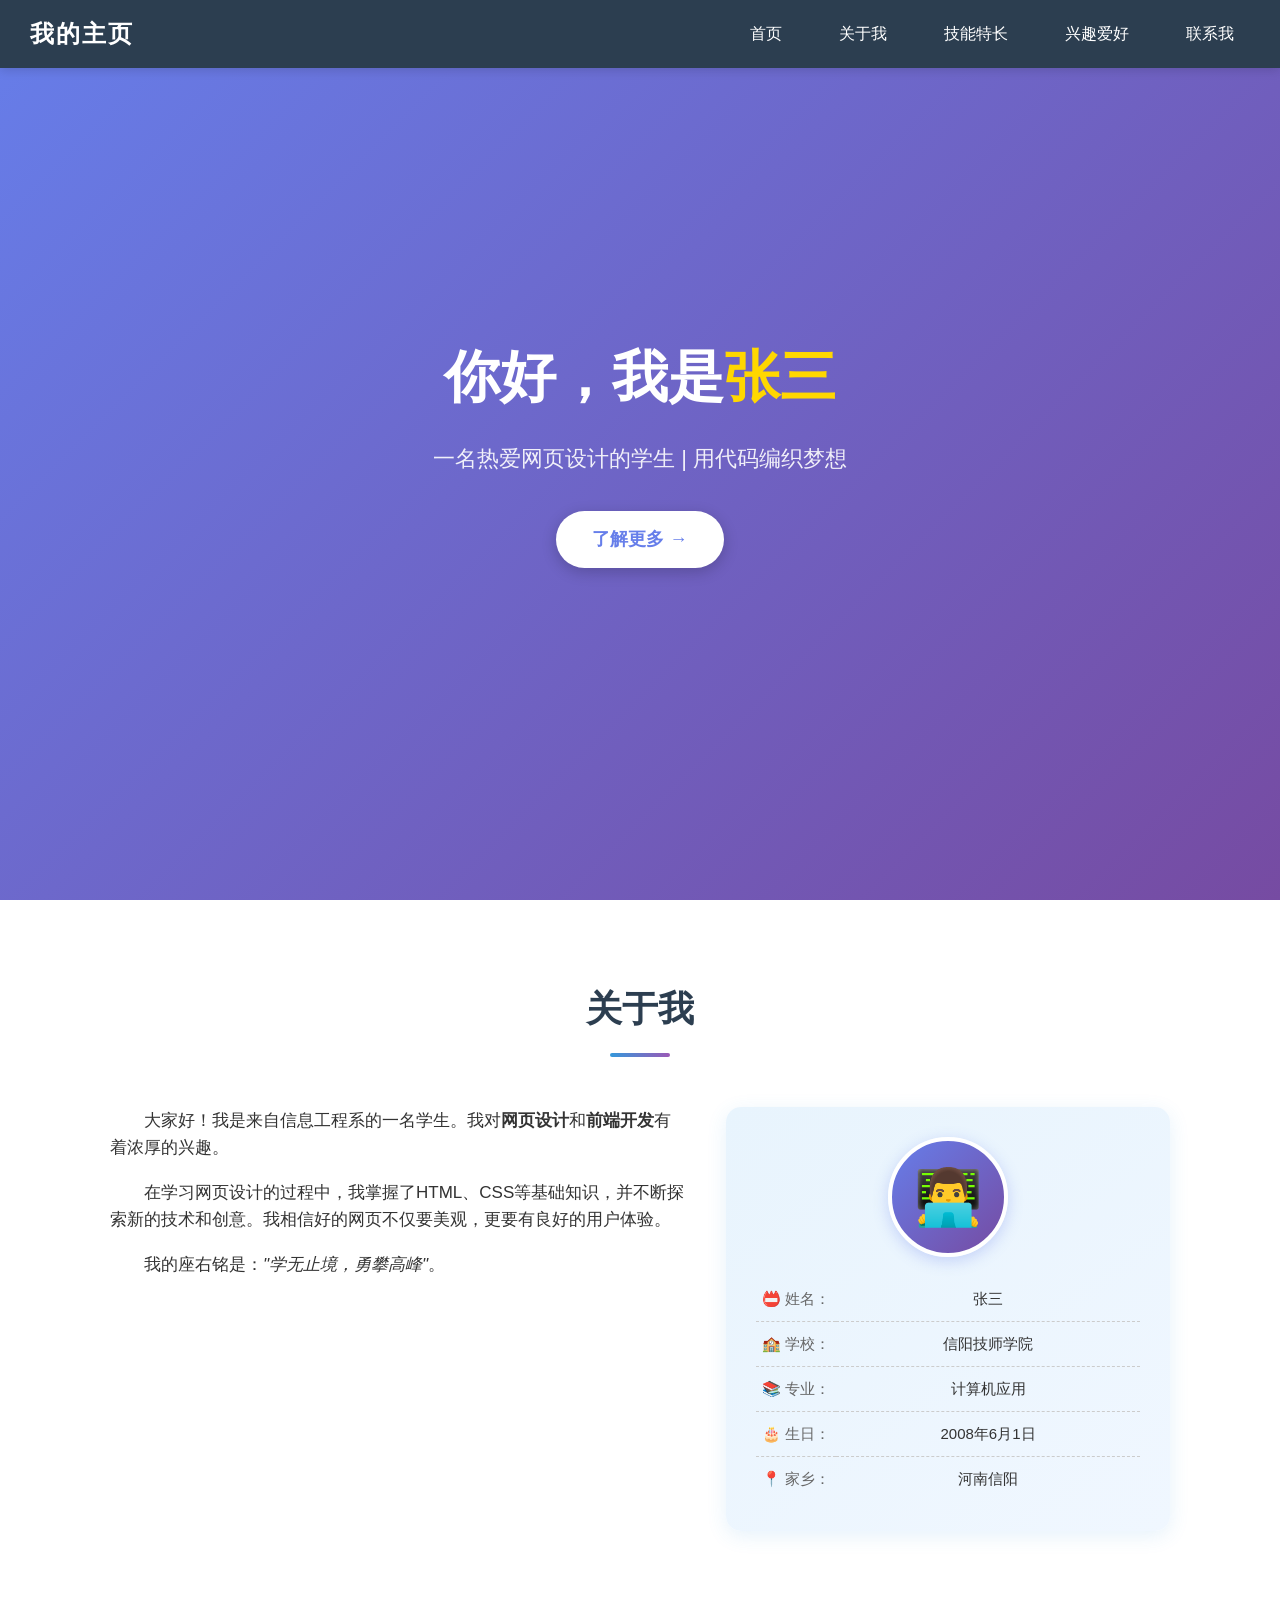
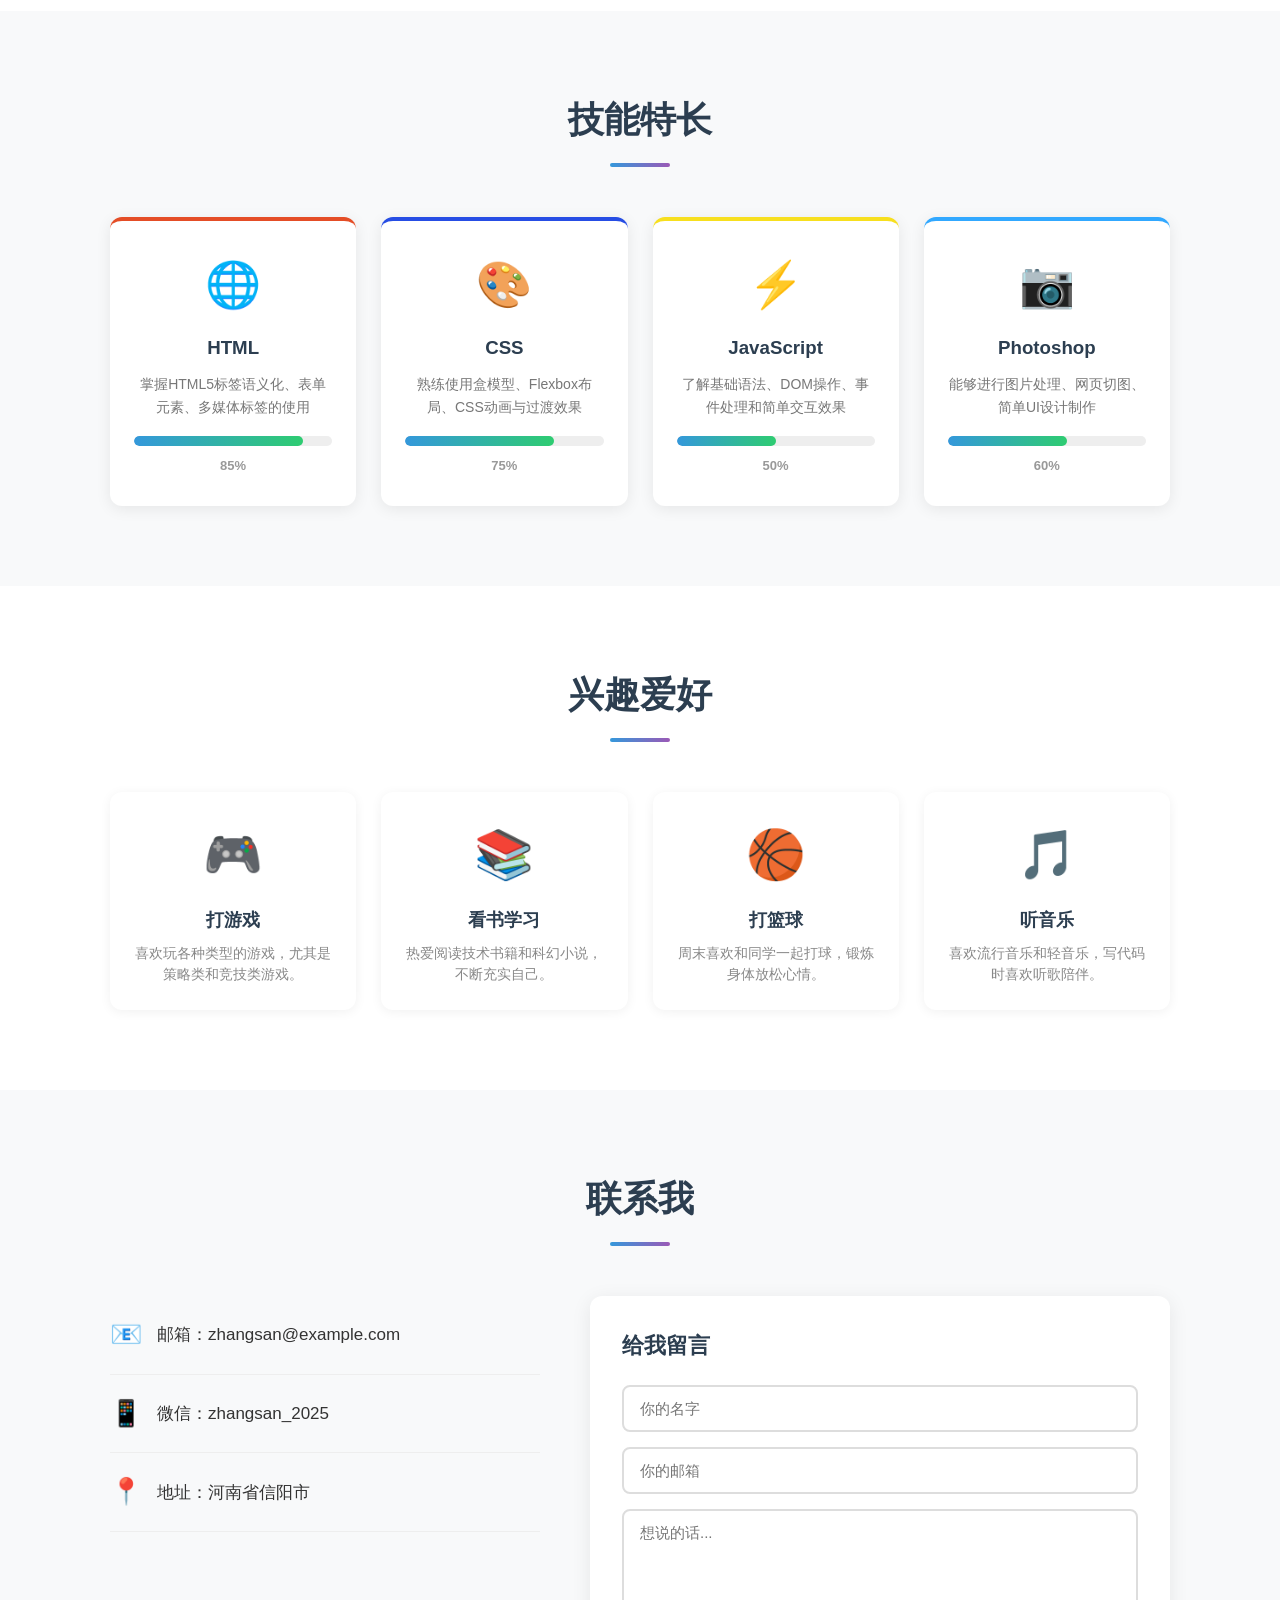
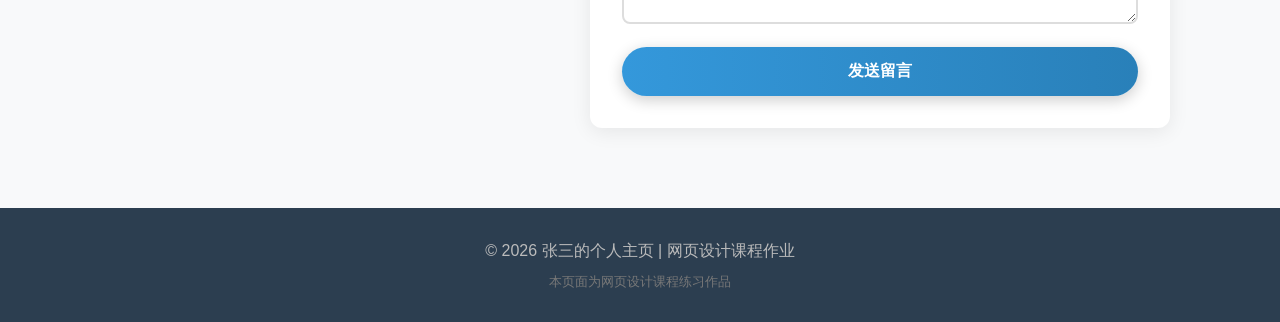
<file: 网页设计练习项目/练习项目/index.html>
<!DOCTYPE html>
<html lang="zh-CN">
<head>
    <meta charset="UTF-8">
    <meta name="viewport" content="width=device-width, initial-scale=1.0">
    <title>我的个人主页 - 网页设计练习</title>
    <link rel="stylesheet" href="style.css">
</head>
<body>
    <!-- ==================== 导航栏 ==================== -->
    <nav class="navbar">
        <div class="logo">我的主页</div>
        <ul class="nav-links">
            <li><a href="#home">首页</a></li>
            <li><a href="#about">关于我</a></li>
            <li><a href="#skills">技能特长</a></li>
            <li><a href="#hobbies">兴趣爱好</a></li>
            <li><a href="#contact">联系我</a></li>
        </ul>
    </nav>

    <!-- ==================== 首页横幅区域 ==================== -->
    <section id="home" class="hero">
        <div class="hero-content">
            <h1>你好，我是<span class="highlight">张三</span></h1>
            <p>一名热爱网页设计的学生 | 用代码编织梦想</p>
            <a href="#about" class="btn btn-primary">了解更多 →</a>
        </div>
    </section>

    <!-- ==================== 关于我 ==================== -->
    <section id="about" class="section">
        <div class="container">
            <h2 class="section-title">关于我</h2>
            <div class="about-content">
                <div class="about-text">
                    <p>大家好！我是来自信息工程系的一名学生。我对<strong>网页设计</strong>和<strong>前端开发</strong>有着浓厚的兴趣。</p>
                    <p>在学习网页设计的过程中，我掌握了HTML、CSS等基础知识，并不断探索新的技术和创意。我相信好的网页不仅要美观，更要有良好的用户体验。</p>
                    <p>我的座右铭是：<em>"学无止境，勇攀高峰"</em>。</p>
                </div>
                <div class="about-card">
                    <div class="avatar-placeholder">
                        👨‍💻
                    </div>
                    <table class="info-table">
                        <tr><td>📛 姓名：</td><td>张三</td></tr>
                        <tr><td>🏫 学校：</td><td>信阳技师学院</td></tr>
                        <tr><td>📚 专业：</td><td>计算机应用</td></tr>
                        <tr><td>🎂 生日：</td><td>2008年6月1日</td></tr>
                        <tr><td>📍 家乡：</td><td>河南信阳</td></tr>
                    </table>
                </div>
            </div>
        </div>
    </section>

    <!-- ==================== 技能特长 ==================== -->
    <section id="skills" class="section section-alt">
        <div class="container">
            <h2 class="section-title">技能特长</h2>
            <div class="skills-grid">
                <!-- 技能卡片1：HTML -->
                <div class="skill-card">
                    <div class="skill-icon">🌐</div>
                    <h3>HTML</h3>
                    <p>掌握HTML5标签语义化、表单元素、多媒体标签的使用</p>
                    <div class="skill-bar">
                        <div class="skill-progress" style="width: 85%;"></div>
                    </div>
                    <span class="skill-percent">85%</span>
                </div>

                <!-- 技能卡片2：CSS -->
                <div class="skill-card">
                    <div class="skill-icon">🎨</div>
                    <h3>CSS</h3>
                    <p>熟练使用盒模型、Flexbox布局、CSS动画与过渡效果</p>
                    <div class="skill-bar">
                        <div class="skill-progress" style="width: 75%;"></div>
                    </div>
                    <span class="skill-percent">75%</span>
                </div>

                <!-- 技能卡片3：JavaScript -->
                <div class="skill-card">
                    <div class="skill-icon">⚡</div>
                    <h3>JavaScript</h3>
                    <p>了解基础语法、DOM操作、事件处理和简单交互效果</p>
                    <div class="skill-bar">
                        <div class="skill-progress" style="width: 50%;"></div>
                    </div>
                    <span class="skill-percent">50%</span>
                </div>

                <!-- 技能卡片4：Photoshop -->
                <div class="skill-card">
                    <div class="skill-icon">📷</div>
                    <h3>Photoshop</h3>
                    <p>能够进行图片处理、网页切图、简单UI设计制作</p>
                    <div class="skill-bar">
                        <div class="skill-progress" style="width: 60%;"></div>
                    </div>
                    <span class="skill-percent">60%</span>
                </div>
            </div>
        </div>
    </section>

    <!-- ==================== 兴趣爱好 ==================== -->
    <section id="hobbies" class="section">
        <div class="container">
            <h2 class="section-title">兴趣爱好</h2>
            <div class="hobbies-list">
                <div class="hobby-item">
                    <span class="hobby-emoji">🎮</span>
                    <h4>打游戏</h4>
                    <p>喜欢玩各种类型的游戏，尤其是策略类和竞技类游戏。</p>
                </div>
                <div class="hobby-item">
                    <span class="hobby-emoji">📚</span>
                    <h4>看书学习</h4>
                    <p>热爱阅读技术书籍和科幻小说，不断充实自己。</p>
                </div>
                <div class="hobby-item">
                    <span class="hobby-emoji">🏀</span>
                    <h4>打篮球</h4>
                    <p>周末喜欢和同学一起打球，锻炼身体放松心情。</p>
                </div>
                <div class="hobby-item">
                    <span class="hobby-emoji">🎵</span>
                    <h4>听音乐</h4>
                    <p>喜欢流行音乐和轻音乐，写代码时喜欢听歌陪伴。</p>
                </div>
            </div>
        </div>
    </section>

    <!-- ==================== 联系我 ==================== -->
    <section id="contact" class="section section-alt">
        <div class="container">
            <h2 class="section-title">联系我</h2>
            <div class="contact-content">
                <div class="contact-info">
                    <div class="contact-item">
                        <span class="contact-icon">📧</span>
                        <span>邮箱：zhangsan@example.com</span>
                    </div>
                    <div class="contact-item">
                        <span class="contact-icon">📱</span>
                        <span>微信：zhangsan_2025</span>
                    </div>
                    <div class="contact-item">
                        <span class="contact-icon">📍</span>
                        <span>地址：河南省信阳市</span>
                    </div>
                </div>
                
                <!-- 留言表单 -->
                <form class="contact-form" action="#" method="post">
                    <h3>给我留言</h3>
                    <input type="text" name="name" placeholder="你的名字" required>
                    <input type="email" name="email" placeholder="你的邮箱" required>
                    <textarea name="message" rows="5" placeholder="想说的话..." required></textarea>
                    <button type="submit" class="btn btn-primary">发送留言</button>
                </form>
            </div>
        </div>
    </section>

    <!-- ==================== 页脚 ==================== -->
    <footer class="footer">
        <div class="container">
            <p>&copy; 2026 张三的个人主页 | 网页设计课程作业</p>
            <p class="footer-note">本页面为网页设计课程练习作品</p>
        </div>
    </footer>
</body>
</html>
</file>
<file: 网页设计练习项目/练习项目/style.css>
/* ==================== 
   全局样式重置与基础设置 
   ==================== */
* {
    margin: 0;
    padding: 0;
    box-sizing: border-box;  /* 盒模型：边框包含在宽高内 */
}

body {
    font-family: "Microsoft YaHei", "微软雅黑", Arial, sans-serif;  /* 字体设置 */
    line-height: 1.6;
    color: #333;
    background-color: #ffffff;
}

/* 容器：限制内容宽度并居中 */
.container {
    max-width: 1100px;   /* 最大宽度 */
    margin: 0 auto;      /* 水平居中 */
    padding: 0 20px;     /* 左右内边距 */
}

/* 链接默认样式 */
a {
    text-decoration: none;  /* 去掉下划线 */
    color: inherit;
}

/* 列表去掉圆点 */
ul {
    list-style: none;
}


/* ==================== 
   导航栏样式 
   ==================== */
.navbar {
    position: fixed;           /* 固定定位，滚动时保持在顶部 */
    top: 0;
    left: 0;
    width: 100%;
    background-color: #2c3e50;  /* 深蓝色背景 */
    color: white;
    padding: 15px 30px;
    display: flex;             /* Flex弹性布局 */
    justify-content: space-between;  /* 两端对齐 */
    align-items: center;       /* 垂直居中 */
    z-index: 1000;            /* 层级最高 */
    box-shadow: 0 2px 10px rgba(0,0,0,0.15);  /* 阴影效果 */
}

.logo {
    font-size: 24px;
    font-weight: bold;
    letter-spacing: 2px;     /* 字间距 */
}

.nav-links {
    display: flex;
    gap: 25px;              /* 导航项间距 */
}

.nav-links li a {
    color: white;
    padding: 8px 16px;
    border-radius: 5px;     /* 圆角 */
    transition: all 0.3s ease;  /* 过渡动画 */
}

.nav-links li a:hover {
    background-color: #3498db;  /* 悬停背景色 */
    transform: translateY(-2px);  /* 悬停上移效果 */
}


/* ==================== 
   首页横幅区域（Hero区域）
   使用渐变背景 + 文字居中
   ==================== */
.hero {
    height: 100vh;          /* 占满整个视口高度 */
    /* 线性渐变背景：从深蓝到浅蓝 */
    background: linear-gradient(135deg, #667eea 0%, #764ba2 100%);
    display: flex;
    align-items: center;    /* 垂直居中 */
    justify-content: center;/* 水平居中 */
    text-align: center;
    color: white;
    /* 背景图片叠加效果（可替换） */
    background-attachment: fixed;  /* 视差滚动效果 */
}

.hero-content h1 {
    font-size: 56px;
    margin-bottom: 20px;
    animation: fadeInUp 1s ease;  /* 进入动画 */
}

.hero-content p {
    font-size: 22px;
    opacity: 0.9;
    margin-bottom: 35px;
}

.highlight {
    color: #ffd700;        /* 金色高亮文字 */
    font-weight: bold;
}


/* ==================== 
   按钮样式 
   ==================== */
.btn {
    display: inline-block;
    padding: 14px 36px;
    border-radius: 50px;   /* 胶囊形按钮 */
    font-size: 18px;
    cursor: pointer;       /* 鼠标指针变手形 */
    transition: all 0.3s ease;
    border: none;
}

.btn-primary {
    background-color: white;
    color: #667eea;
    font-weight: bold;
    box-shadow: 0 4px 15px rgba(0,0,0,0.2);
}

.btn-primary:hover {
    transform: translateY(-3px);
    box-shadow: 0 8px 25px rgba(0,0,0,0.3);
}


/* ==================== 
   通用区块样式 
   ==================== */
.section {
    padding: 80px 0;       /* 上下内边距 */
}

.section-alt {
    background-color: #f8f9fa;  /* 浅灰交替背景 */
}

.section-title {
    text-align: center;
    font-size: 36px;
    margin-bottom: 50px;
    position: relative;
    color: #2c3e50;
}

/* 标题下方的装饰线 */
.section-title::after {
    content: "";
    display: block;
    width: 60px;
    height: 4px;
    background: linear-gradient(90deg, #3498db, #9b59b6);  /* 渐变装饰线 */
    margin: 15px auto 0;
    border-radius: 2px;
}


/* ==================== 
   关于我 区域
   使用 Flex 左右布局
   ==================== */
.about-content {
    display: flex;
    gap: 40px;
    align-items: flex-start;
}

.about-text {
    flex: 1.5;            /* 占比1.5份 */
}

.about-text p {
    margin-bottom: 18px;
    font-size: 17px;
    text-indent: 2em;     /* 首行缩进两字符 */
}

.about-card {
    flex: 1;              /* 占比1份 */
    background: linear-gradient(145deg, #e8f4fd, #f0f7ff);
    padding: 30px;
    border-radius: 15px;
    box-shadow: 0 5px 20px rgba(52,152,219,0.12);
    text-align: center;
}

.avatar-placeholder {
    width: 120px;
    height: 120px;
    background: linear-gradient(135deg, #667eea, #764ba2);
    border-radius: 50%;   /* 圆形头像 */
    margin: 0 auto 20px;
    display: flex;
    align-items: center;
    justify-content: center;
    font-size: 55px;
    border: 4px solid white;
    box-shadow: 0 4px 15px rgba(102,126,234,0.3);
}

.info-table {
    width: 100%;
    border-collapse: collapse;
}

.info-table td {
    padding: 10px 5px;
    border-bottom: 1px dashed #ccc;
    font-size: 15px;
}

.info-table tr:last-child td {
    border-bottom: none;
}

.info-table td:first-child {
    color: #666;
    width: 80px;
}


/* ==================== 
   技能卡片网格布局
   使用 Grid 实现自适应排列
   ==================== */
.skills-grid {
    display: grid;
    grid-template-columns: repeat(auto-fit, minmax(230px, 1fr));
    gap: 25px;
}

.skill-card {
    background: white;
    padding: 28px 24px;
    border-radius: 12px;
    text-align: center;
    box-shadow: 0 3px 15px rgba(0,0,0,0.08);
    transition: transform 0.3s ease, box-shadow 0.3s ease;
    border-top: 4px solid transparent;  /* 顶部彩色边框预留 */
}

.skill-card:hover {
    transform: translateY(-8px);  /* 悬停上浮效果 */
    box-shadow: 0 10px 30px rgba(0,0,0,0.15);
}

/* 不同技能卡片的顶部边框颜色 */
.skill-card:nth-child(1) { border-top-color: #e44d26; }  /* HTML橙色 */
.skill-card:nth-child(2) { border-top-color: #264de4; }  /* CSS蓝色 */
.skill-card:nth-child(3) { border-top-color: #f7df1e; }  /* JS黄色 */
.skill-card:nth-child(4) { border-top-color: #31a8ff; }  /* PS蓝色 */

.skill-icon {
    font-size: 45px;
    margin-bottom: 12px;
}

.skill-card h3 {
    margin-bottom: 10px;
    color: #2c3e50;
}

.skill-card p {
    font-size: 14px;
    color: #777;
    margin-bottom: 18px;
    min-height: 42px;
}


/* ==================== 
   技能进度条
   ==================== */
.skill-bar {
    width: 100%;
    height: 10px;
    background-color: #eee;
    border-radius: 5px;
    overflow: hidden;     /* 隐藏溢出部分 */
    margin-bottom: 6px;
}

.skill-progress {
    height: 100%;
    border-radius: 5px;
    /* 进度条渐变色 */
    background: linear-gradient(90deg, #3498db, #2ecc71);
    transition: width 1s ease-in-out;
}

.skill-percent {
    font-size: 13px;
    color: #999;
    font-weight: bold;
}


/* ==================== 
   兴趣爱好 - Flex布局
   ==================== */
.hobbies-list {
    display: flex;
    flex-wrap: wrap;      /* 允许换行 */
    gap: 25px;
    justify-content: center;
}

.hobby-item {
    flex: 1;
    min-width: 220px;
    max-width: 260px;
    background: white;
    padding: 25px 20px;
    border-radius: 12px;
    text-align: center;
    box-shadow: 0 2px 12px rgba(0,0,0,0.06);
    transition: all 0.3s ease;
}

.hobby-item:hover {
    transform: scale(1.05);  /* 悬停放大效果 */
    box-shadow: 0 8px 25px rgba(0,0,0,0.12);
}

.hobby-emoji {
    font-size: 48px;
    display: block;
    margin-bottom: 12px;
}

.hobby-item h4 {
    color: #2c3e50;
    margin-bottom: 8px;
    font-size: 18px;
}

.hobby-item p {
    font-size: 14px;
    color: #888;
    line-height: 1.5;
}


/* ==================== 
   联系我 & 表单
   ==================== */
.contact-content {
    display: flex;
    gap: 50px;
    align-items: flex-start;
}

.contact-info {
    flex: 1;
}

.contact-item {
    display: flex;
    align-items: center;
    gap: 15px;
    padding: 18px 0;
    border-bottom: 1px solid #eee;
    font-size: 17px;
}

.contact-icon {
    font-size: 26px;
}

/* 表单样式 */
.contact-form {
    flex: 1.2;
    background: white;
    padding: 32px;
    border-radius: 12px;
    box-shadow: 0 4px 20px rgba(0,0,0,0.08);
}

.contact-form h3 {
    margin-bottom: 22px;
    color: #2c3e50;
    font-size: 22px;
}

.contact-form input,
.contact-form textarea {
    width: 100%;
    padding: 13px 16px;
    margin-bottom: 15px;
    border: 2px solid #ddd;
    border-radius: 8px;
    font-family: inherit;
    font-size: 15px;
    outline: none;       /* 去掉默认聚焦轮廓 */
    transition: border-color 0.3s;
}

/* 输入框聚焦时边框变色 */
.contact-form input:focus,
.contact-form textarea:focus {
    border-color: #3498db;
    box-shadow: 0 0 8px rgba(52,152,219,0.2);
}

.contact-form textarea {
    resize: vertical;     /* 允许垂直调整大小 */
}

.contact-form .btn {
    width: 100%;
    background: linear-gradient(90deg, #3498db, #2980b9);
    color: white;
    font-size: 16px;
    padding: 14px;
}

.contact-form .btn:hover {
    background: linear-gradient(90deg, #2980b9, #1f618d);
}


/* ==================== 
   页脚
   ==================== */
.footer {
    background-color: #2c3e50;
    color: #bbb;
    text-align: center;
    padding: 30px 20px;
}

.footer-note {
    margin-top: 8px;
    font-size: 13px;
    color: #777;
}


/* ==================== 
   CSS动画关键帧定义 
   ==================== */

/* 从下方淡入上移的动画 */
@keyframes fadeInUp {
    from {
        opacity: 0;
        transform: translateY(30px);
    }
    to {
        opacity: 1;
        transform: translateY(0);
    }
}

/* 技能进度条填充动画 */
@keyframes fillBar {
    from { width: 0; }
    to { width: var(--target-width); }
}


/* ==================== 
   响应式设计（适配手机/平板）
   当屏幕宽度小于768px时生效
   ==================== */
@media (max-width: 768px) {
    /* 导航改为垂直排列 */
    .navbar {
        flex-direction: column;
        padding: 12px 20px;
    }
    
    .nav-links {
        margin-top: 12px;
        gap: 10px;
        flex-wrap: wrap;
        justify-content: center;
    }
    
    /* 标题字号调小 */
    .hero-content h1 {
        font-size: 32px;
    }
    
    .hero-content p {
        font-size: 16px;
    }
    
    .section-title {
        font-size: 26px;
    }
    
    /* 多列布局改为单列 */
    .about-content,
    .contact-content {
        flex-direction: column;
    }

    .skills-grid {
        grid-template-columns: 1fr;  /* 单列显示 */
    }

    .hobbies-list {
        flex-direction: column;
        align-items: center;
    }
}
</file>
